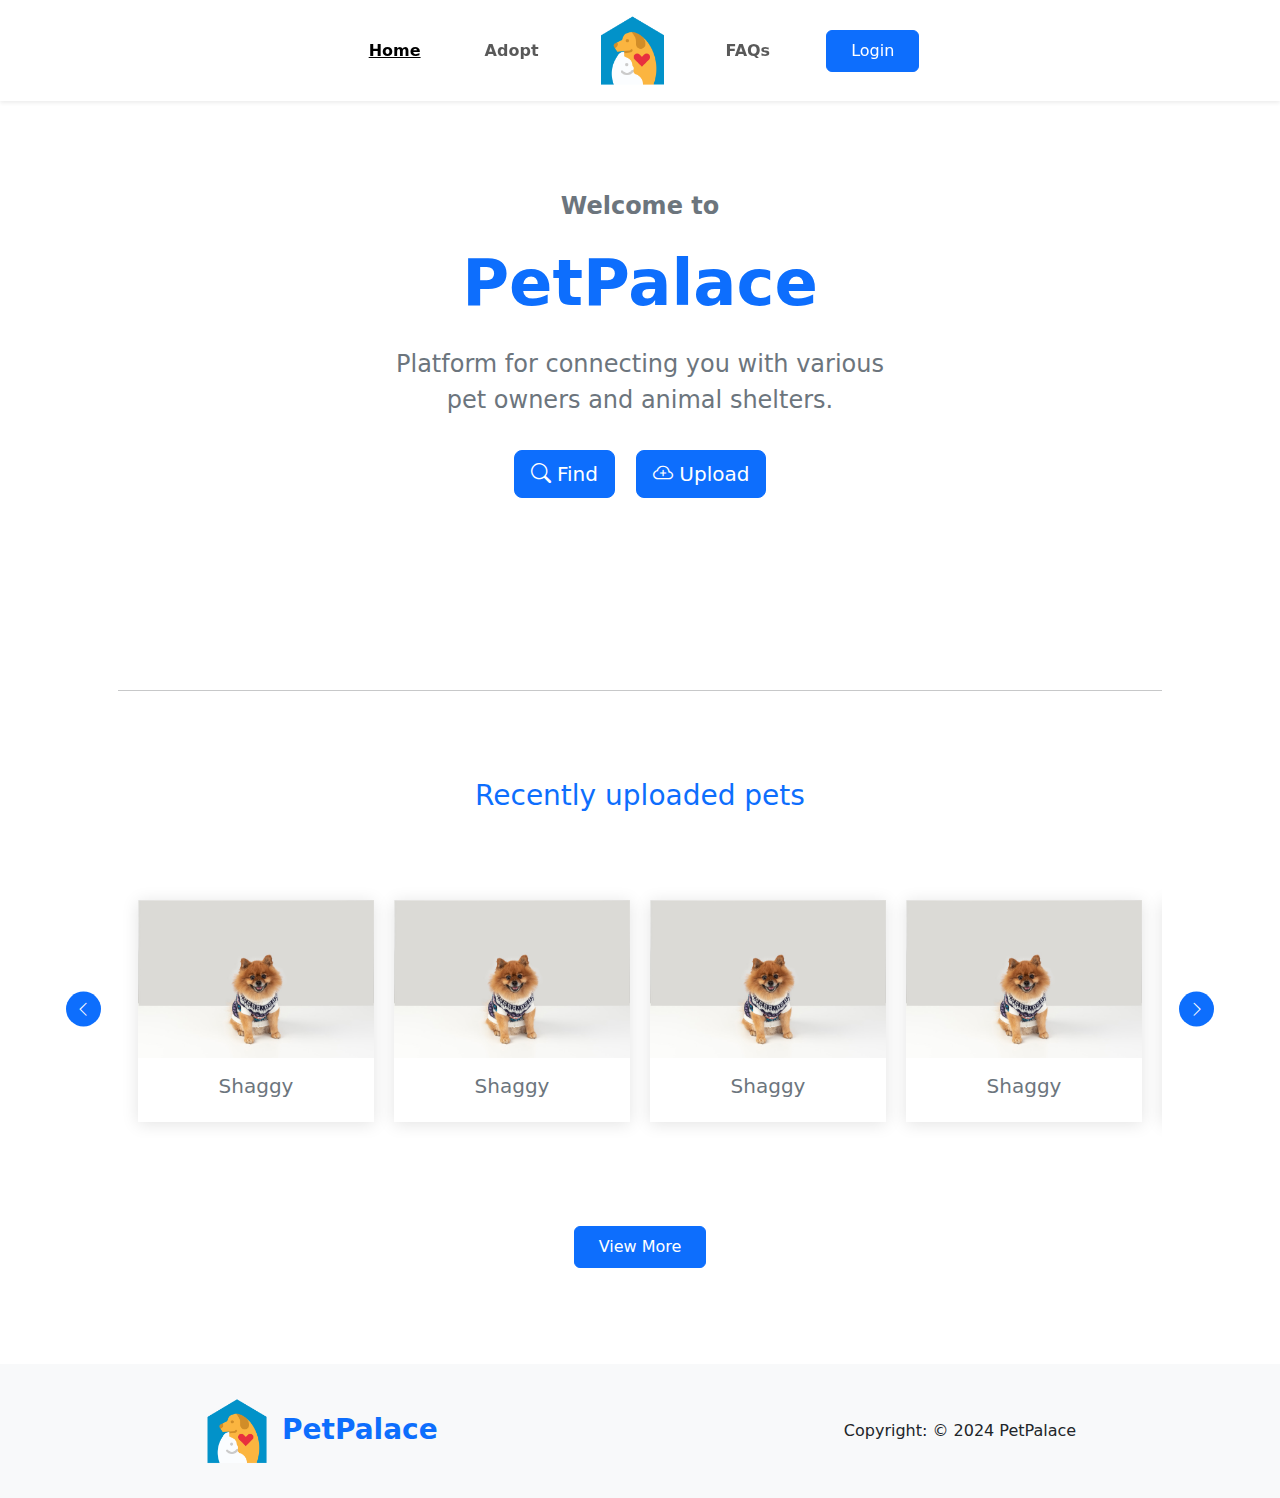
<file: index.html>
<!doctype html>
<html lang="en">
<head>
    <meta charset="utf-8">
    <meta name="viewport" content="width=device-width, initial-scale=1">
    <title>PetPalace</title>
    <link href="https://cdn.jsdelivr.net/npm/bootstrap@5.3.3/dist/css/bootstrap.min.css" rel="stylesheet" integrity="sha384-QWTKZyjpPEjISv5WaRU9OFeRpok6YctnYmDr5pNlyT2bRjXh0JMhjY6hW+ALEwIH" crossorigin="anonymous">
    <link rel="stylesheet" href="https://cdn.jsdelivr.net/npm/bootstrap-icons@1.11.3/font/bootstrap-icons.min.css">
    <link rel="stylesheet" href="js/OwlCarousel2-2.3.4/dist/assets/owl.carousel.min.css" />
    <link rel="stylesheet" href="css/style.css">
</head>
<body class="pt-5">

<header>
    <!--Navbar Starts-->
    <nav class="navbar navbar-expand-lg bg-white shadow-sm fixed-top">
        <div class="container-fluid">
            <a class="navbar-brand d-lg-none" href="#">
                <img src="assets/images/logo.png" alt="Logo" width="70" height="70">
                PetPalace
            </a>
            <button class="navbar-toggler" type="button" data-bs-toggle="collapse" data-bs-target="#navbarSupportedContent" aria-controls="navbarSupportedContent" aria-expanded="false" aria-label="Toggle navigation">
                <span class="navbar-toggler-icon"></span>
            </button>
            <div class="collapse navbar-collapse " id="navbarSupportedContent">
                <ul class="navbar-nav col justify-content-lg-center align-items-center column-gap-5">
                    <li class="nav-item">
                        <a class="nav-link active" aria-current="page" href="index.html"> Home</a>
                    </li>
                    <li class="nav-item">
                        <a class="nav-link" href="browse.html">Adopt</a>
                    </li>
                    <li>
                        <a class="navbar-brand me-0 d-none d-lg-block" href="#"><img src="assets/images/logo.png" alt="Logo" width="75" height="75"></a>
                    </li>
                    <li class="nav-item">
                        <a class="nav-link" href="#">FAQs</a>
                    </li>
                    <li class="nav-item" data-bs-toggle="modal" data-bs-target="#loginModal">
                        <button class="btn btn-primary px-4 py-2">Login</button>
                    </li>
                </ul>
            </div>
        </div>
    </nav>


    <!-- All Modals Here -->
    <!--Login Modal-->
    <div class="modal fade" id="loginModal" tabindex="-1" aria-labelledby="loginModalLabel" aria-hidden="true">
        <div class="modal-dialog">
            <div class="modal-content">
                <div class="pt-3 pe-3 text-end">
                    <button type="button" class="btn-close" data-bs-dismiss="modal" aria-label="Close"></button>
                </div>
                <div class="modal-body">
                    <div class="text-center">
                        <img src="assets/images/logo.png" width="75" height="75">
                    </div>
                    <div class="row justify-content-center mt-3">
                        <div class="col-12 col-md-10 text-start">
                            <h3>Please Sign In</h3>
                            <p>New here? <a href="#" data-bs-toggle="modal" data-bs-target="#createAccountModal">Create New Account.</a></p>
                            <div class="form-floating mt-4">
                                <input type="email" class="form-control rounded-0 rounded-top" id="txt_login_email" placeholder="name@example.com">
                                <label for="txt_login_email">Email address</label>
                            </div>
                            <div class="form-floating">
                                <input type="password" class="form-control rounded-0 rounded-bottom" id="txt_login_password" placeholder="Password">
                                <label for="txt_login_password">Password</label>
                            </div>
                            <div class="form-check text-start my-3">
                                <input class="form-check-input" type="checkbox" value="remember-me" id="txt_login_remember">
                                <label class="form-check-label" for="txt_login_remember">
                                    Remember me
                                </label>
                            </div>
                            <button class="btn btn-primary w-100 py-2" type="submit">Sign in</button>
                            <div class="text-center mt-3 mb-4">
                                <a href="#" class="text-secondary" data-bs-toggle="modal" data-bs-target="#passwordModal">Forgot Password?</a>
                            </div>
                        </div>
                    </div>

                </div>
            </div>
        </div>
    </div>

    <!--Sign Up Modal-->
    <div class="modal fade" id="createAccountModal" tabindex="-1" aria-labelledby="createAccountModalLabel" aria-hidden="true">
        <div class="modal-dialog">
            <div class="modal-content">
                <div class="pt-2 ">
                    <i class="bi bi-arrow-left-short fs-1 p-2" data-bs-toggle="modal" data-bs-target="#loginModal"></i>
                </div>
                <div class="modal-body">
                    <div class="text-center">
                        <img src="assets/images/logo.png" width="75" height="75">
                    </div>
                    <div class="row justify-content-center mt-3">
                        <div class="col-12 col-md-10 text-center text-dark-emphasis">
                            <p class="mb-0">Please fill all the details to</p>
                            <h2>Create Account</h2>
                            <div class="form-floating mb-3 mt-4">
                                <input type="email" class="form-control" id="txt_create_name" placeholder="name@example.com">
                                <label for="txt_create_name">Full Name</label>
                            </div>
                            <div class="form-floating mb-3">
                                <input type="email" class="form-control" id="txt_create_email" placeholder="name@example.com">
                                <label for="txt_create_email">Email address</label>
                            </div>
                            <div class="form-floating mb-3">
                                <input type="password" class="form-control" id="txt_create_password" placeholder="Password">
                                <label for="txt_create_password">Password</label>
                            </div>
                            <div class="form-floating mb-3">
                                <input type="password" class="form-control" id="txt_create_confirm_password" placeholder="Password">
                                <label for="txt_create_confirm_password">Confirm Password</label>
                            </div>
                            <div class="text-start">
                                <p>By continuing, you agree to PetPalace's <a href="#">Terms of Use</a> & <a href="#">Privacy policy</a></p>
                            </div>
                            <button class="btn btn-primary w-100 py-2 mb-4" type="submit">Sign in</button>
                        </div>
                    </div>

                </div>
            </div>
        </div>
    </div>

    <!--Reset Password-->
    <div class="modal fade" id="passwordModal" tabindex="-1" aria-labelledby="passwordModalLabel" aria-hidden="true">
        <div class="modal-dialog">
            <div class="modal-content">
                <div class="pt-3 pe-3 text-end">
                    <button type="button" class="btn-close" data-bs-dismiss="modal" aria-label="Close"></button>
                </div>
                <div class="modal-body">
                    <div class="row justify-content-center">
                        <div class="col-12 col-md-10 text-start">
                            <h3>Reset Password</h3>
                            <small>Forgot your password? No worries, enter your account email to send password reset link through the email.</small>
                            <div class="form-floating mt-4">
                                <input type="email" class="form-control" id="txt_reset_email" placeholder="name@example.com">
                                <label for="txt_login_email">Email address</label>
                            </div>
                            <button class="btn btn-primary w-100 py-2 my-4" type="submit">Send Link</button>
                        </div>
                    </div>
                </div>
            </div>
        </div>
    </div>

    <!--Inquiry Modal -->
    <div class="modal fade" id="inquiryModal" tabindex="-1" aria-labelledby="inquiryModalLabel" aria-hidden="true">
        <div class="modal-dialog">
            <div class="modal-content">
                <div class="pt-3 pe-3 text-end">
                    <button type="button" class="btn-close" data-bs-dismiss="modal" aria-label="Close"></button>
                </div>
                <div class="modal-body">
                    <div class="row justify-content-center">
                        <div class="col-12 col-md-10 text-start">
                            <h3>Submit Your Inquiry</h3>
                            <small>Let the pet owner/animal shelter know about your interest through inquiry.</small>

                            <div class="form-floating mt-4">
                                <input type="email" class="form-control" id="txt_inquiry_name" placeholder="name@example.com">
                                <label for="txt_login_email">Your name</label>
                            </div>

                            <div class="form-floating mt-2">
                                <input type="email" class="form-control" id="txt_inquiry_phone" placeholder="name@example.com">
                                <label for="txt_inquiry_phone">Phone number</label>
                            </div>

                            <div class="form-floating mt-2">
                                <input type="email" class="form-control" id="txt_inquiry_email" placeholder="name@example.com">
                                <label for="txt_inquiry_email">Address (Optional)</label>
                            </div>

                            <div class="form-floating mt-2">
                                <textarea type="email" class="form-control" id="txt_inquiry_address" placeholder="name@example.com" style="height: 100px"></textarea>
                                <label for="txt_inquiry_address">Your Inquiry</label>
                            </div>
                            <button class="btn btn-primary w-100 py-2 my-4" type="submit">Submit</button>
                        </div>
                    </div>
                </div>
            </div>
        </div>
    </div>

    <!--Pet Modal -->
    <div class="modal fade" id="petModal" tabindex="-1" aria-labelledby="petModalLabel" aria-hidden="true">
        <div class="modal-dialog modal-lg">
            <div class="modal-content">
                <div class="pt-3 pe-3 text-end">
                    <button type="button" class="btn-close" data-bs-dismiss="modal" aria-label="Close"></button>
                </div>
                <div class="modal-body">
                    <div class="row justify-content-center">

                        <div class="col-12 col-md-11 text-start">
                            <h2>Upload</h2>
                            <small>Fill all the pet informations</small>

                            <div class="row row-cols-1 row-cols-md-2 mt-2">
                                <div class="col form-floating mt-3">
                                    <input type="email" class="form-control" id="txt_inquiry_name" placeholder="name@example.com">
                                    <label for="txt_login_email" class="ms-2">Pet name</label>
                                </div>

                                <div class="col form-floating mt-3">
                                    <select class="form-select" id="floatingSelect" aria-label="Floating label select example">
                                        <option selected>Select Type</option>
                                        <option value="Birds">Birds</option>
                                        <option value="Cats">Cats</option>
                                        <option value="Dogs">Dogs</option>
                                        <option value="Exotic Pets">Exotic Pets</option>
                                        <option value="Guinea Pigs">Guinea Pigs</option>
                                        <option value="Horses">Horses</option>
                                        <option value="Others">Others</option>
                                        <option value="Rabbits">Rabbits</option>
                                        <option value="Reptiles">Reptiles</option>
                                        <option value="Small & Furry Pets">Small & Furry Pets</option>
                                    </select>
                                    <label for="floatingSelect" class="ms-2">Type</label>
                                </div>

                                <!--TODO: For chips: https://codepen.io/iMaeGoo/pen/qwOjpB-->

                                <div class="col form-floating mt-3">
                                    <input type="email" class="form-control" id="txt_inquiry_email" placeholder="name@example.com">
                                    <label for="txt_inquiry_email" class="ms-2">Color</label>
                                </div>

                                <div class="col form-floating mt-3">
                                    <select class="form-select" id="floatingSelect" aria-label="Floating label select example">
                                        <option selected>Select Size</option>
                                        <option value="Birds">Small</option>
                                        <option value="Cats">Medium</option>
                                        <option value="Dogs">Large</option>
                                    </select>
                                    <label for="floatingSelect" class="ms-2">Type</label>
                                </div>
                            </div>

                            <div class="col mt-3">
                                <label for="formFileMultiple" class="form-label">Attach multiple images</label>
                                <input class="form-control" type="file" id="formFileMultiple" multiple>
                            </div>

                            <div class="form-floating mt-3">
                                <input type="email" class="form-control" id="txt_inquiry_email" placeholder="name@example.com">
                                <label for="txt_inquiry_email">Address</label>
                            </div>

                            <div class="form-floating mt-3">
                                <textarea type="email" class="form-control" id="txt_inquiry_address" placeholder="name@example.com" style="height: 200px"></textarea>
                                <label for="txt_inquiry_address">Description</label>
                            </div>


                            <button class="btn btn-primary w-100 py-2 my-4" type="submit">Submit</button>

                        </div>
                    </div>
                </div>
            </div>
        </div>
    </div>


</header>


<main class="pt-5 mt-5">
    <div class="container px-5 text-center">
        <h4 class="text-secondary fw-bold pt-lg-5">Welcome to</h4>
        <h1 class="text-primary display-3 fw-bold pt-3">PetPalace</h1>
        <p class="text-secondary fs-4 pt-3">Platform for connecting you with various<br>pet owners and animal shelters.</p>
        <div class="pt-3">
            <a href="browse.html" class="btn btn-primary btn-lg me-2"><i class="bi bi-search"></i> Find</a>
            <button class="btn btn-primary btn-lg ms-2" data-bs-toggle="modal" data-bs-target="#petModal"><i class="bi bi-cloud-plus"></i> Upload</button>
        </div>

        <hr style="margin-top: 12rem;">
        <br><br>

        <h3 class="text-primary py-4">Recently uploaded pets</h3>

        <div class="owl-carousel owl-theme mt-5 mb-3">
            <a href="view.html" class="d-block text-decoration-none item item-card">
                <div class="img-container">
                    <img src="assets/images/dog.png" >
                </div>
                <div class="bg-white p-3">
                    <h5 class="text-secondary">Shaggy</h5>
                </div>
            </a>
            <a href="view.html" class="d-block text-decoration-none item item-card">
                <div class="img-container">
                    <img src="assets/images/dog.png" >
                </div>
                <div class="bg-white p-3">
                    <h5 class="text-secondary">Shaggy</h5>
                </div>
            </a>
            <a href="view.html" class="d-block text-decoration-none item item-card">
                <div class="img-container">
                    <img src="assets/images/dog.png" >
                </div>
                <div class="bg-white p-3">
                    <h5 class="text-secondary">Shaggy</h5>
                </div>
            </a>
            <a href="view.html" class="d-block text-decoration-none item item-card">
                <div class="img-container">
                    <img src="assets/images/dog.png" >
                </div>
                <div class="bg-white p-3">
                    <h5 class="text-secondary">Shaggy</h5>
                </div>
            </a>
            <a href="view.html" class="d-block text-decoration-none item item-card">
                <div class="img-container">
                    <img src="assets/images/dog.png" >
                </div>
                <div class="bg-white p-3">
                    <h5 class="text-secondary">Shaggy</h5>
                </div>
            </a>
        </div>

        <button class="btn btn-primary px-4 py-2 my-5">View More</button>
    </div>
</main>

<footer class="bg-body-tertiary mt-5 py-3 text-center">
    <div class="row row-cols-1 row-cols-md-2 m-0 align-items-center">
        <div class="col">
            <h3 class="text-primary fw-bold m-3">
                <img src="assets/images/logo.png" alt="Logo" width="70" height="70">
                PetPalace
            </h3>
        </div>
        <div class="col">
            <p class="m-3">Copyright: &copy; 2024 PetPalace</p>
        </div>
    </div>
</footer>

<script src="https://cdn.jsdelivr.net/npm/bootstrap@5.3.3/dist/js/bootstrap.bundle.min.js" integrity="sha384-YvpcrYf0tY3lHB60NNkmXc5s9fDVZLESaAA55NDzOxhy9GkcIdslK1eN7N6jIeHz" crossorigin="anonymous"></script>
<script src="https://ajax.googleapis.com/ajax/libs/jquery/3.7.1/jquery.min.js"></script>
<script src="js/OwlCarousel2-2.3.4/dist/owl.carousel.min.js"></script>
<script src="js/script.js"></script>
</body>
</html>
</file>
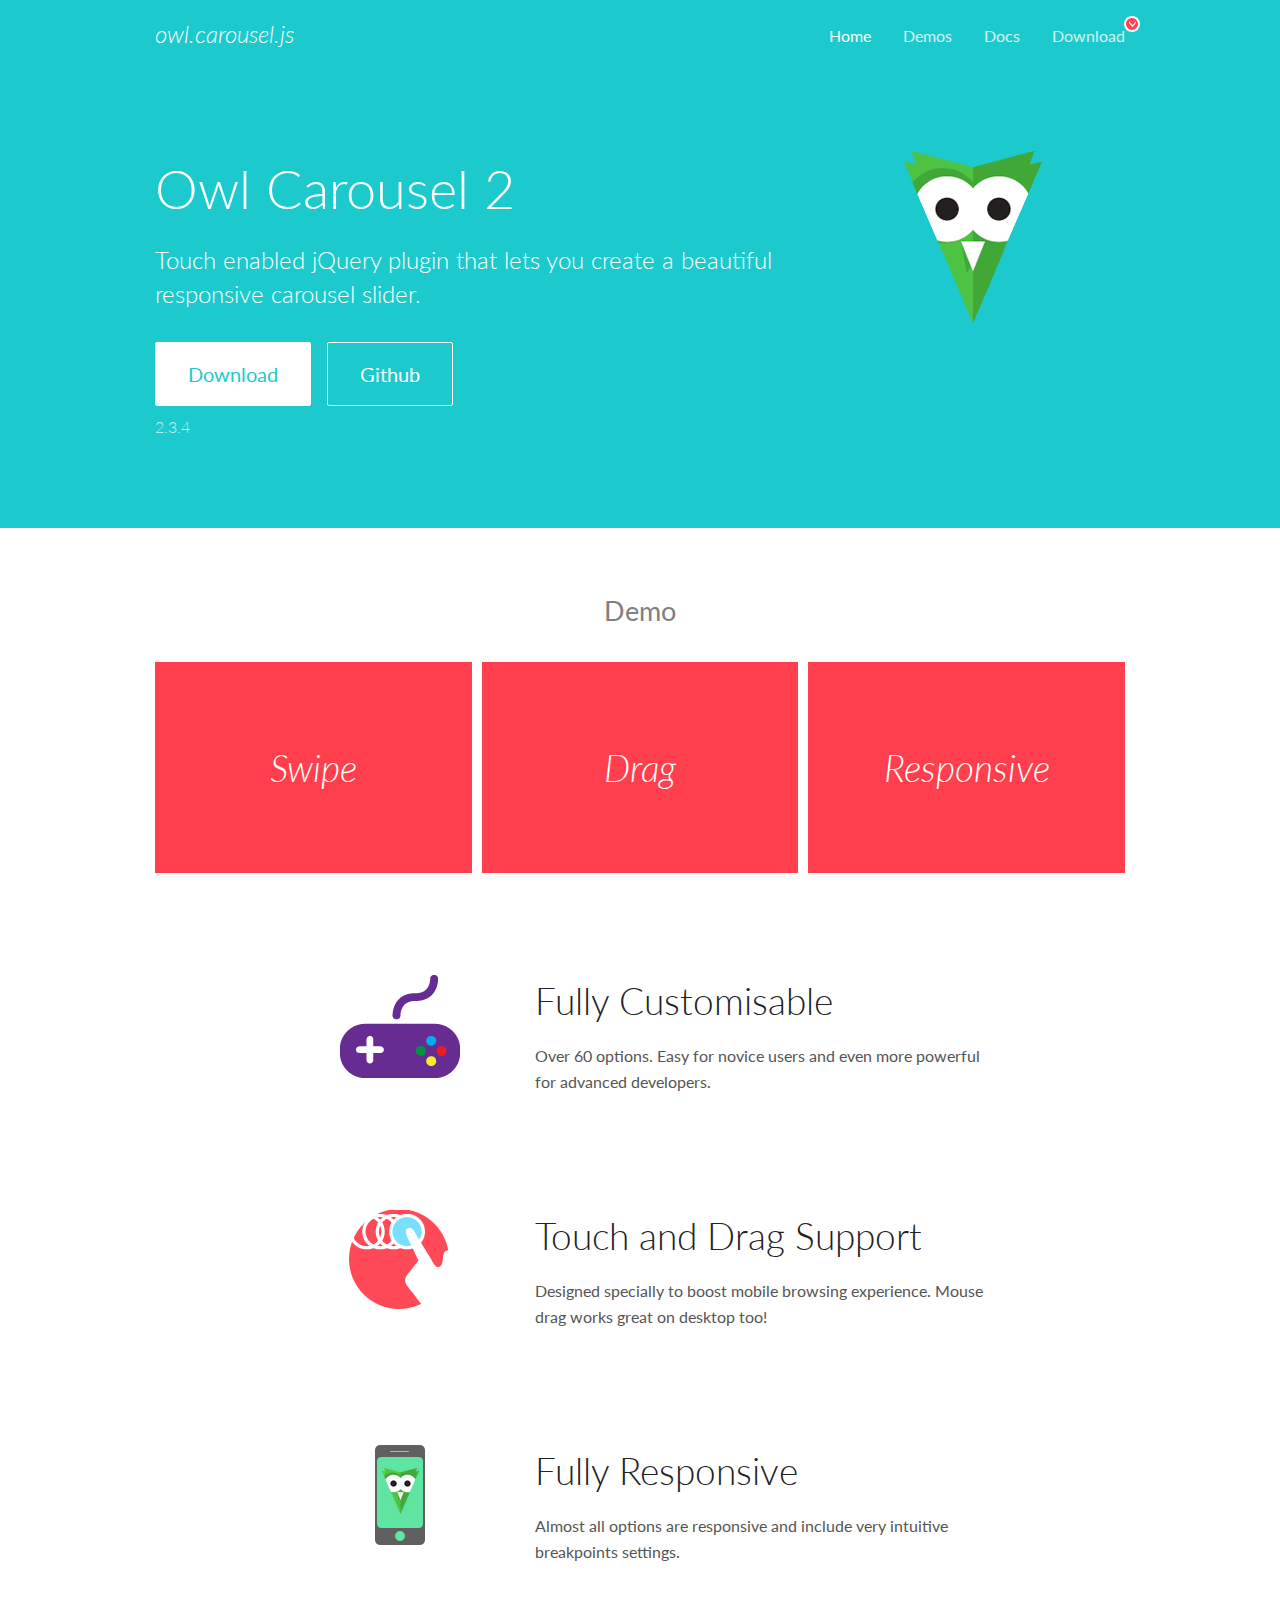
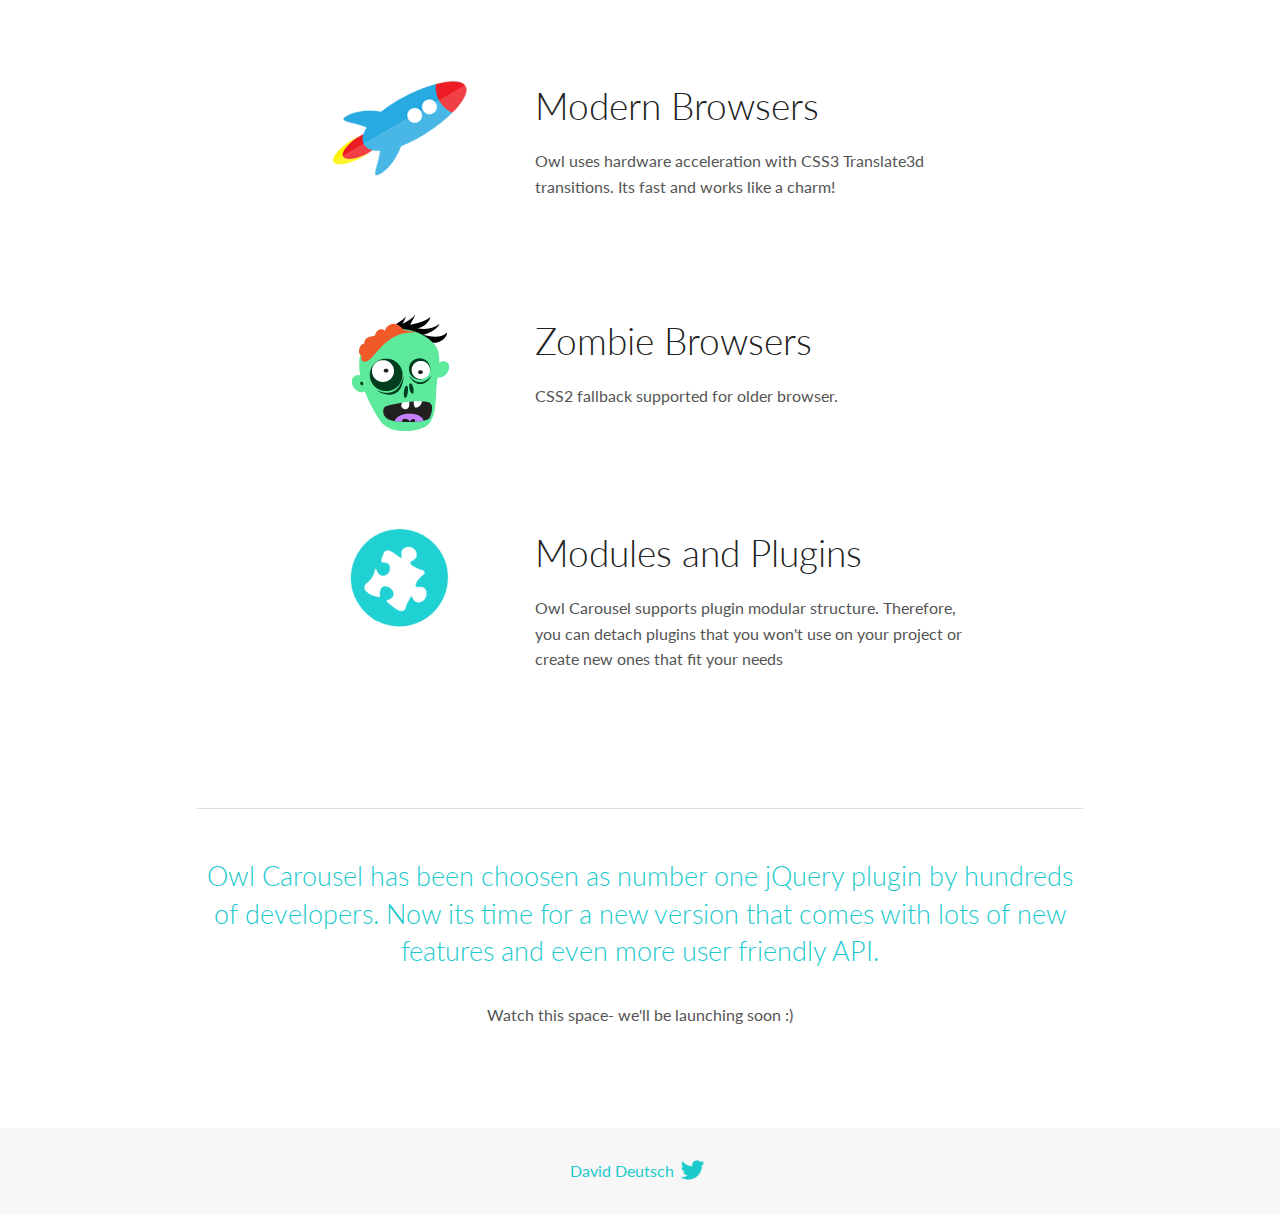
<file: js/OwlCarousel2-2.3.4/docs/index.html>
<!DOCTYPE html>
<html lang="en">
  <head>

    <!-- head -->
    <meta charset="utf-8">
    <meta name="msapplication-tap-highlight" content="no" />
    <meta name="viewport" content="width=device-width, initial-scale=1.0" />
    <meta name="description" content="Touch enabled jQuery plugin that lets you create beautiful responsive carousel slider.">
    <meta name="author" content="David Deutsch">
    <title>
      Home | Owl Carousel | 2.3.4
    </title>

    <!-- Stylesheets -->
    <link href='https://fonts.googleapis.com/css?family=Lato:300,400,700,400italic,300italic' rel='stylesheet' type='text/css'>
    <link rel="stylesheet" href="assets/css/docs.theme.min.css">

    <!-- Owl Stylesheets -->
    <link rel="stylesheet" href="assets/owlcarousel/assets/owl.carousel.min.css">
    <link rel="stylesheet" href="assets/owlcarousel/assets/owl.theme.default.min.css">

    <!-- HTML5 shim and Respond.js IE8 support of HTML5 elements and media queries -->

    <!--[if lt IE 9]>
      <script src="https://oss.maxcdn.com/libs/html5shiv/3.7.0/html5shiv.js"></script>
      <script src="https://oss.maxcdn.com/libs/respond.js/1.3.0/respond.min.js"></script>
    <![endif]-->

    <!-- Favicons -->
    <link rel="apple-touch-icon-precomposed" sizes="144x144" href="assets/ico/apple-touch-icon-144-precomposed.png">
    <link rel="shortcut icon" href="assets/ico/favicon.png">
    <link rel="shortcut icon" href="favicon.ico">

    <!-- Yeah i know js should not be in header. Its required for demos.-->

    <!-- javascript -->
    <script src="assets/vendors/jquery.min.js"></script>
    <script src="assets/owlcarousel/owl.carousel.js"></script>
  </head>
  <body>

    <!-- header -->
    <header class="header">
      <div class="row">
        <div class="large-12 columns">
          <div class="brand left">
            <h3>
              <a href="/OwlCarousel2/">owl.carousel.js</a> 
            </h3>
          </div>
          <a id="toggle-nav" class="right">
            <span></span> <span></span> <span></span> 
          </a> 
          <div class="nav-bar">
            <ul class="clearfix">
              <li class="active">
                <a href="/OwlCarousel2/index.html">Home</a> 
              </li>
              <li> <a href="/OwlCarousel2/demos/demos.html">Demos</a>  </li>
              <li> <a href="/OwlCarousel2/docs/started-welcome.html">Docs</a>  </li>
              <li>
                <a href="https://github.com/OwlCarousel2/OwlCarousel2/archive/2.3.4.zip">Download</a> 
                <span class="download"></span> 
              </li>
            </ul>
          </div>
        </div>
      </div>
    </header>

    <!-- home panel -->
    <section id="hero">
      <div class="row">
        <div class="large-8 medium-8 columns">
          <h1>Owl Carousel 2</h1>
          <h4>Touch enabled jQuery plugin that lets you create a beautiful responsive carousel slider.</h4>
          <a href="https://github.com/OwlCarousel2/OwlCarousel2/archive/2.3.4.zip" class="hero-button">Download</a> 
          <a href="https://github.com/OwlCarousel2/OwlCarousel2" class="hero-button outline">Github</a> 
          <p>2.3.4</p>
        </div>
        <div class="large-4 medium-4 columns">
          <img class="owl-logo" src="assets/img/owl-logo.png" alt="mr. Owl">
        </div>
      </div>
    </section>

    <!-- body -->
    <div class="home-demo">
      <div class="row">
        <div class="large-12 columns">
          <h3>Demo</h3>
          <div class="owl-carousel">
            <div class="item">
              <h2>Swipe</h2>
            </div>
            <div class="item">
              <h2>Drag</h2>
            </div>
            <div class="item">
              <h2>Responsive</h2>
            </div>
            <div class="item">
              <h2>CSS3</h2>
            </div>
            <div class="item">
              <h2>Fast</h2>
            </div>
            <div class="item">
              <h2>Easy</h2>
            </div>
            <div class="item">
              <h2>Free</h2>
            </div>
            <div class="item">
              <h2>Upgradable</h2>
            </div>
            <div class="item">
              <h2>Tons of options</h2>
            </div>
            <div class="item">
              <h2>Infinity</h2>
            </div>
            <div class="item">
              <h2>Auto Width</h2>
            </div>
          </div>
        </div>
      </div>
    </div>
    <script>
      var owl = $('.owl-carousel');
      owl.owlCarousel({
        margin: 10,
        loop: true,
        responsive: {
          0: {
            items: 1
          },
          600: {
            items: 2
          },
          1000: {
            items: 3
          }
        }
      })
    </script>

    <!-- features -->
    <div id="features">
      <div class="row">
        <div class="small-12 medium-9 small-centered columns">
          <section class="row feature">
            <div class="medium-4 small-12 columns">
              <img src="assets/img/feature-options.png" alt="">
            </div>
            <div class="medium-8 small-12 columns">
              <h2>Fully Customisable</h2>
              <p>Over 60 options. Easy for novice users and even more powerful for advanced developers.</p>
            </div>
          </section>
          <section class="row feature">
            <div class="medium-4 small-12 columns">
              <img src="assets/img/feature-drag.png" alt="">
            </div>
            <div class="medium-8 small-12 columns">
              <h2>Touch and Drag Support</h2>
              <p>Designed specially to boost mobile browsing experience. Mouse drag works great on desktop too!</p>
            </div>
          </section>
          <section class="row feature">
            <div class="medium-4 small-12 columns">
              <img src="assets/img/feature-responsive.png" alt="">
            </div>
            <div class="medium-8 small-12 columns">
              <h2>Fully Responsive</h2>
              <p>Almost all options are responsive and include very intuitive breakpoints settings.</p>
            </div>
          </section>
          <section class="row feature">
            <div class="medium-4 small-12 columns">
              <img src="assets/img/feature-modern.png" alt="">
            </div>
            <div class="medium-8 small-12 columns">
              <h2>Modern Browsers</h2>
              <p>Owl uses hardware acceleration with CSS3 Translate3d transitions. Its fast and works like a charm! </p>
            </div>
          </section>
          <section class="row feature">
            <div class="medium-4 small-12 columns">
              <img src="assets/img/feature-zombie.png" alt="">
            </div>
            <div class="medium-8 small-12 columns">
              <h2>Zombie Browsers</h2>
              <p>CSS2 fallback supported for older browser.</p>
            </div>
          </section>
          <section class="row feature">
            <div class="medium-4 small-12 columns">
              <img src="assets/img/feature-module.png" alt="">
            </div>
            <div class="medium-8 small-12 columns">
              <h2>Modules and Plugins</h2>
              <p>Owl Carousel supports plugin modular structure. Therefore, you can detach plugins that you won&#x27;t use on your project or create new ones that fit your needs</p>
            </div>
          </section>
        </div>
      </div>
    </div>

    <!-- footer -->
    <section id="teaser-text">
      <div class="row">
        <div class="small-12 medium-11 small-centered columns">
          <hr>
          <h3 id="owl-carousel-has-been-choosen-as-number-one-jquery-plugin-by-hundreds-of-developers-now-its-time-for-a-new-version-that-comes-with-lots-of-new-features-and-even-more-user-friendly-api-">Owl Carousel has been choosen as number one jQuery plugin by hundreds of developers. Now its time for a new version that comes with lots of new features and even more user friendly API.</h3>
          <p>Watch this space- we&#39;ll be launching soon :)</p>
        </div>
      </div>
    </section>

    <!-- footer -->
    <footer class="footer">
      <div class="row">
        <div class="large-12 columns">
          <h5>
            <a href="/OwlCarousel2/docs/support-contact.html">David Deutsch</a> 
            <a id="custom-tweet-button" href="https://twitter.com/share?url=https://github.com/OwlCarousel2/OwlCarousel2&text=Owl Carousel - This is so awesome! " target="_blank"></a> 
          </h5>
        </div>
      </div>
    </footer>

    <!-- vendors -->
    <script src="assets/vendors/highlight.js"></script>
    <script src="assets/js/app.js"></script>
  </body>
</html>
</file>
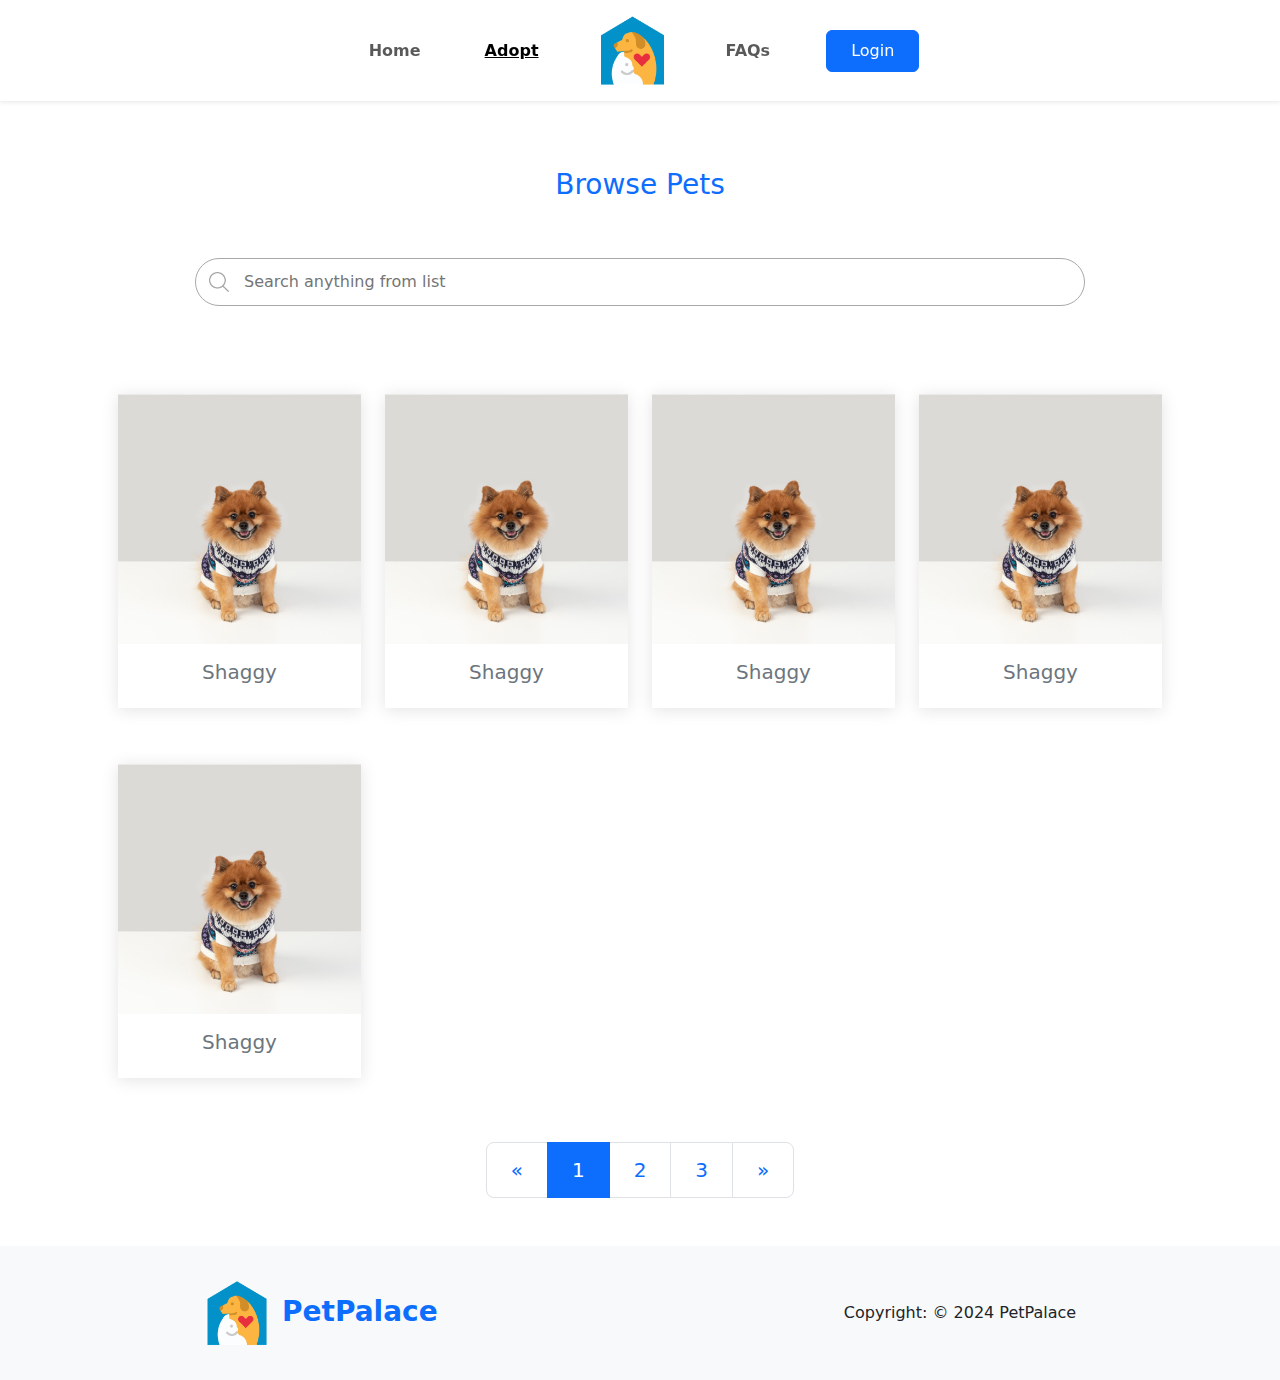
<file: browse.html>
<!doctype html>
<html lang="en">
<head>
    <meta charset="utf-8">
    <meta name="viewport" content="width=device-width, initial-scale=1">
    <title>PetPalace</title>
    <link href="https://cdn.jsdelivr.net/npm/bootstrap@5.3.3/dist/css/bootstrap.min.css" rel="stylesheet" integrity="sha384-QWTKZyjpPEjISv5WaRU9OFeRpok6YctnYmDr5pNlyT2bRjXh0JMhjY6hW+ALEwIH" crossorigin="anonymous">
    <link rel="stylesheet" href="https://cdn.jsdelivr.net/npm/bootstrap-icons@1.11.3/font/bootstrap-icons.min.css">
    <link rel="stylesheet" href="js/OwlCarousel2-2.3.4/dist/assets/owl.carousel.min.css" />
    <link rel="stylesheet" href="css/style.css">
</head>
<body class="pt-5">

<header>
    <!--Navbar Starts-->
    <nav class="navbar navbar-expand-lg bg-white shadow-sm fixed-top">
        <div class="container-fluid">
            <a class="navbar-brand d-lg-none" href="#">
                <img src="assets/images/logo.png" alt="Logo" width="70" height="70">
                PetPalace
            </a>
            <button class="navbar-toggler" type="button" data-bs-toggle="collapse" data-bs-target="#navbarSupportedContent" aria-controls="navbarSupportedContent" aria-expanded="false" aria-label="Toggle navigation">
                <span class="navbar-toggler-icon"></span>
            </button>
            <div class="collapse navbar-collapse " id="navbarSupportedContent">
                <ul class="navbar-nav col justify-content-lg-center align-items-center column-gap-5">
                    <li class="nav-item">
                        <a class="nav-link" href="index.html"> Home</a>
                    </li>
                    <li class="nav-item">
                        <a class="nav-link active" aria-current="page" href="browse.html">Adopt</a>
                    </li>
                    <li>
                        <a class="navbar-brand me-0 d-none d-lg-block" href="#"><img src="assets/images/logo.png" alt="Logo" width="75" height="75"></a>
                    </li>
                    <li class="nav-item">
                        <a class="nav-link" href="#">FAQs</a>
                    </li>
                    <li class="nav-item ">
                        <button class="btn btn-primary px-4 py-2">Login</button>
                    </li>
                </ul>

            </div>
        </div>
    </nav>
</header>


<main class="pt-5 mt-5">
    <div class="container px-5 text-center">

        <h3 class="text-primary pt-lg-4 py-4">Browse Pets</h3>

        <div class="row justify-content-center">
                <input class="col-10 mt-4" type="text" name="query" id="search_box" placeholder="Search anything from list">
        </div>

        <div class="row row-cols-1 row-cols-md-2 row-cols-lg-4 g-4 mt-5 mb-3">
            <a href="view.html" class="d-block text-decoration-none col">
                <div class="item-card">
                    <div class="img-container">
                        <img src="assets/images/dog.png" height="250">
                    </div>
                    <div class="bg-white p-3">
                        <h5 class="text-secondary">Shaggy</h5>
                    </div>
                </div>
            </a>
            <a href="view.html" class="d-block text-decoration-none col">
                <div class="item-card">
                    <div class="img-container">
                        <img src="assets/images/dog.png" height="250">
                    </div>
                    <div class="bg-white p-3">
                        <h5 class="text-secondary">Shaggy</h5>
                    </div>
                </div>
            </a>
            <a href="view.html" class="d-block text-decoration-none col">
                <div class="item-card">
                    <div class="img-container">
                        <img src="assets/images/dog.png" height="250">
                    </div>
                    <div class="bg-white p-3">
                        <h5 class="text-secondary">Shaggy</h5>
                    </div>
                </div>
            </a>
            <a href="view.html" class="d-block text-decoration-none col">
                <div class="item-card">
                    <div class="img-container">
                        <img src="assets/images/dog.png" height="250">
                    </div>
                    <div class="bg-white p-3">
                        <h5 class="text-secondary">Shaggy</h5>
                    </div>
                </div>
            </a>
            <a href="view.html" class="d-block text-decoration-none col">
                <div class="item-card">
                    <div class="img-container">
                        <img src="assets/images/dog.png" height="250">
                    </div>
                    <div class="bg-white p-3">
                        <h5 class="text-secondary">Shaggy</h5>
                    </div>
                </div>
            </a>

        </div>

        <nav aria-label="Page navigation" class="my-5">
            <ul class="pagination pagination-lg justify-content-center">
                <li class="page-item">
                    <a class="page-link" href="#" aria-label="Previous">
                        <span aria-hidden="true">&laquo;</span>
                    </a>
                </li>
                <li class="page-item active"><a class="page-link" href="#">1</a></li>
                <li class="page-item"><a class="page-link" href="#">2</a></li>
                <li class="page-item"><a class="page-link" href="#">3</a></li>
                <li class="page-item">
                    <a class="page-link" href="#" aria-label="Next">
                        <span aria-hidden="true">&raquo;</span>
                    </a>
                </li>
            </ul>
        </nav>
    </div>
</main>

<footer class="bg-body-tertiary mt-5 py-3 text-center">
    <div class="row row-cols-1 row-cols-md-2 m-0 align-items-center">
        <div class="col">
            <h3 class="text-primary fw-bold m-3">
                <img src="assets/images/logo.png" alt="Logo" width="70" height="70">
                PetPalace
            </h3>
        </div>
        <div class="col">
            <p class="m-3">Copyright: &copy; 2024 PetPalace</p>
        </div>
    </div>
</footer>

<script src="https://cdn.jsdelivr.net/npm/bootstrap@5.3.3/dist/js/bootstrap.bundle.min.js" integrity="sha384-YvpcrYf0tY3lHB60NNkmXc5s9fDVZLESaAA55NDzOxhy9GkcIdslK1eN7N6jIeHz" crossorigin="anonymous"></script>
<script src="https://ajax.googleapis.com/ajax/libs/jquery/3.7.1/jquery.min.js"></script>
<script src="js/OwlCarousel2-2.3.4/dist/owl.carousel.min.js"></script>
<script src="js/script.js"></script>
</body>
</html>
</file>
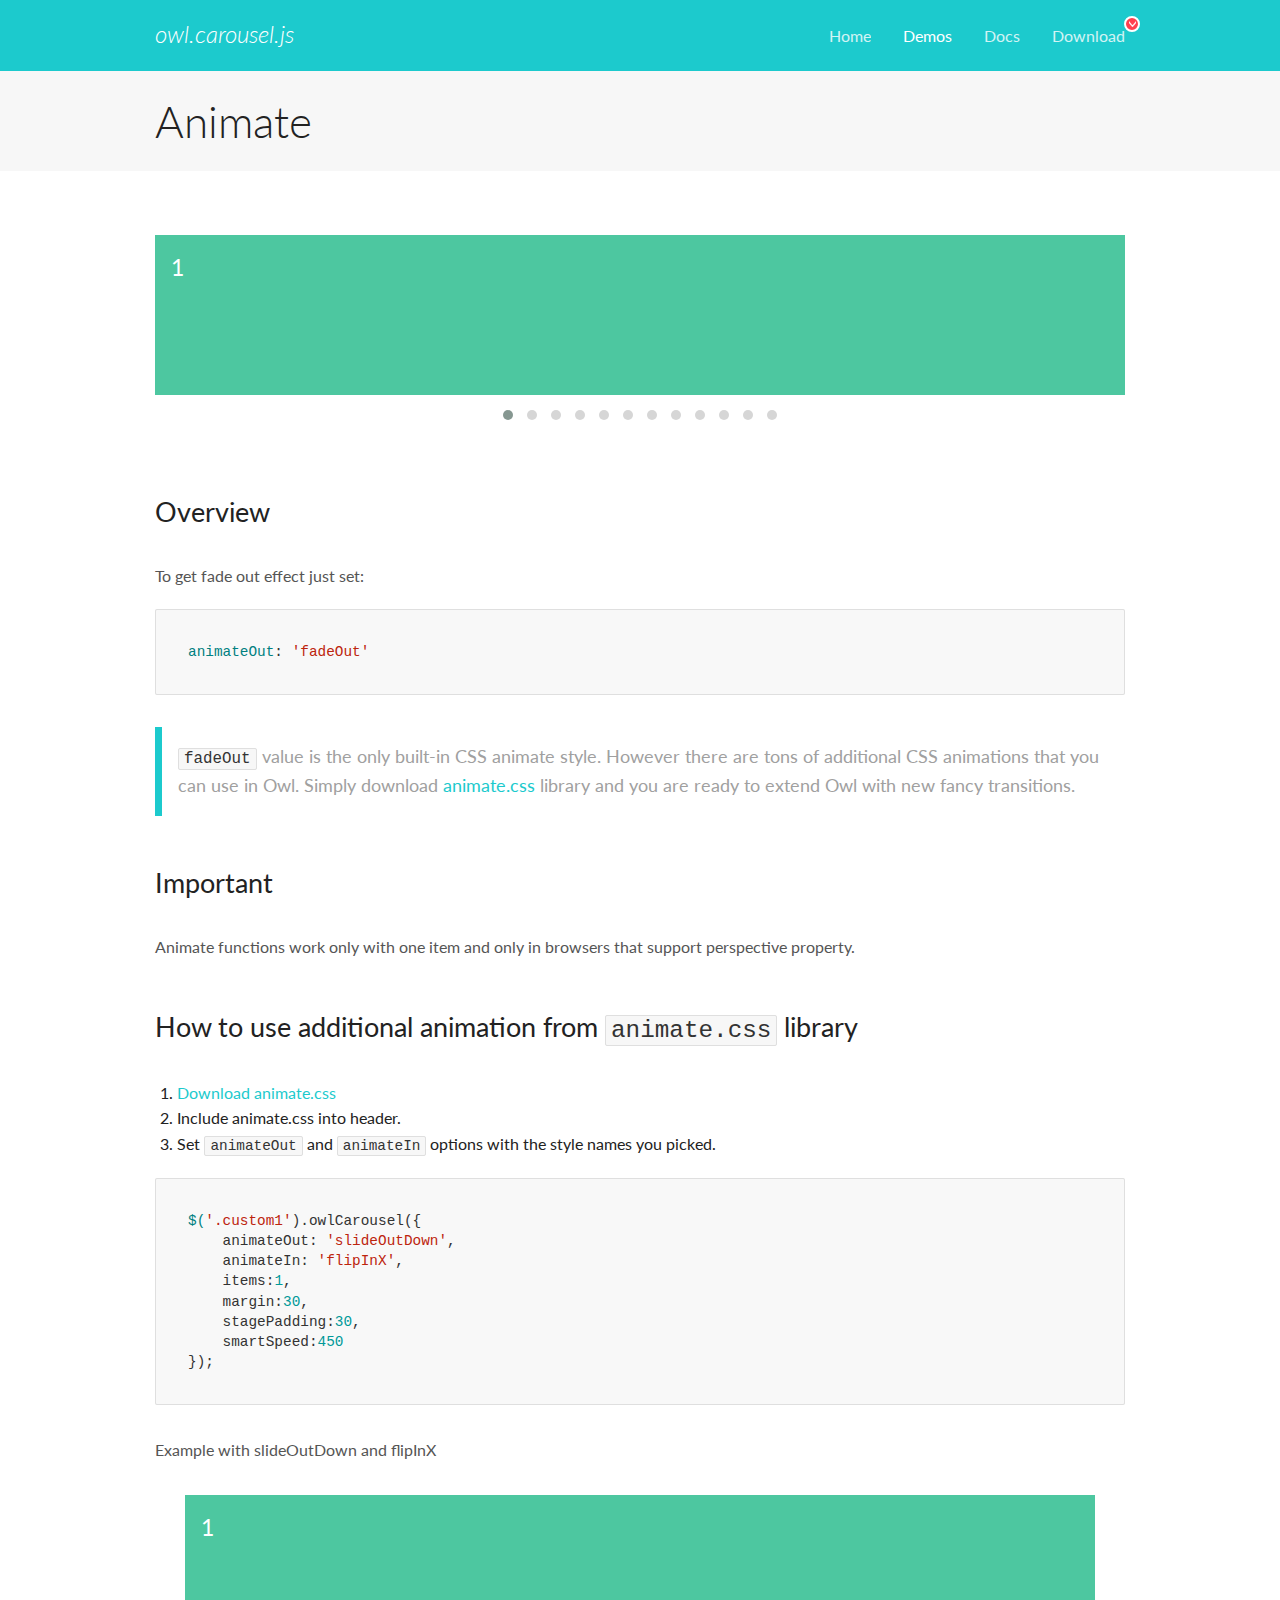
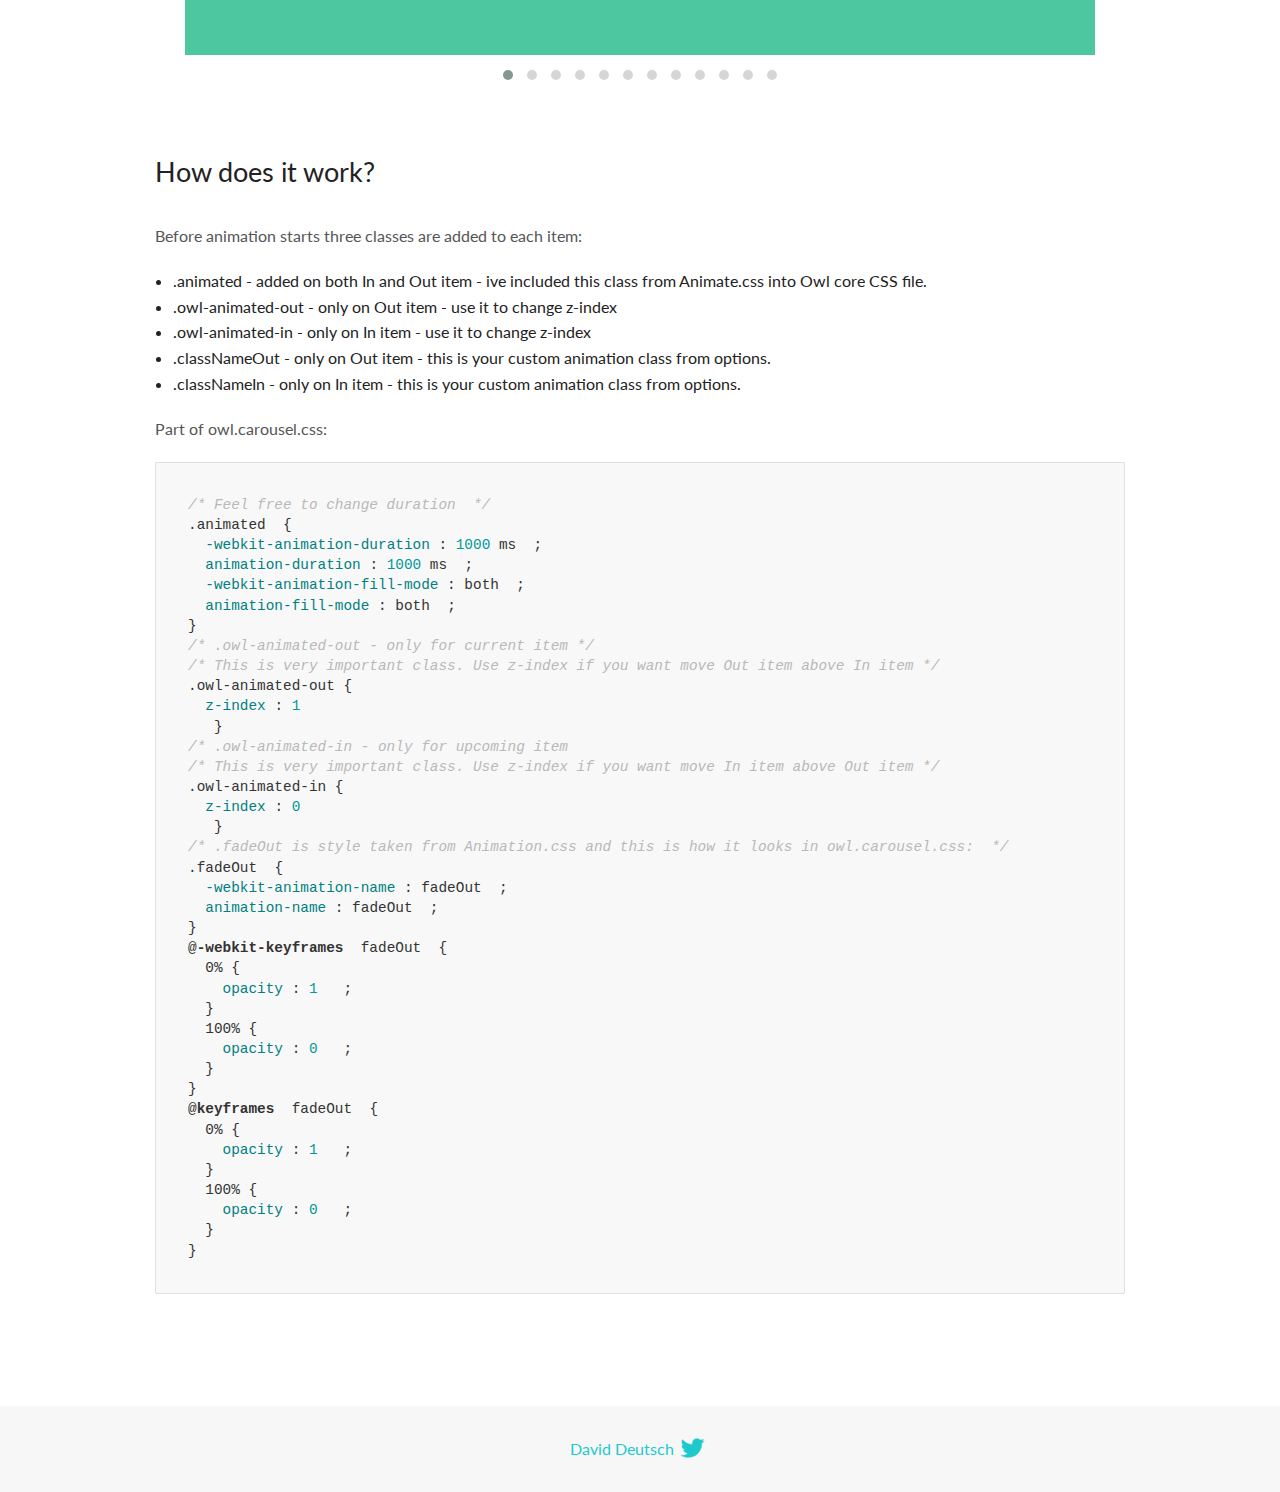
<file: js/OwlCarousel2-2.3.4/docs/demos/animate.html>
<!DOCTYPE html>
<html lang="en">
  <head>

    <!-- head -->
    <meta charset="utf-8">
    <meta name="msapplication-tap-highlight" content="no" />
    <meta name="viewport" content="width=device-width, initial-scale=1.0" />
    <meta name="description" content="Animate carousel">
    <meta name="author" content="David Deutsch">
    <title>
      Animate Demo | Owl Carousel | 2.3.4
    </title>

    <!-- Stylesheets -->
    <link href='https://fonts.googleapis.com/css?family=Lato:300,400,700,400italic,300italic' rel='stylesheet' type='text/css'>
    <link rel="stylesheet" href="../assets/css/docs.theme.min.css">

    <!-- Owl Stylesheets -->
    <link rel="stylesheet" href="../assets/owlcarousel/assets/owl.carousel.min.css">
    <link rel="stylesheet" href="../assets/owlcarousel/assets/owl.theme.default.min.css">

    <!-- HTML5 shim and Respond.js IE8 support of HTML5 elements and media queries -->

    <!--[if lt IE 9]>
      <script src="https://oss.maxcdn.com/libs/html5shiv/3.7.0/html5shiv.js"></script>
      <script src="https://oss.maxcdn.com/libs/respond.js/1.3.0/respond.min.js"></script>
    <![endif]-->

    <!-- Favicons -->
    <link rel="apple-touch-icon-precomposed" sizes="144x144" href="../assets/ico/apple-touch-icon-144-precomposed.png">
    <link rel="shortcut icon" href="../assets/ico/favicon.png">
    <link rel="shortcut icon" href="favicon.ico">

    <!-- Yeah i know js should not be in header. Its required for demos.-->

    <!-- javascript -->
    <script src="../assets/vendors/jquery.min.js"></script>
    <script src="../assets/owlcarousel/owl.carousel.js"></script>
  </head>
  <body>

    <!-- header -->
    <header class="header">
      <div class="row">
        <div class="large-12 columns">
          <div class="brand left">
            <h3>
              <a href="/OwlCarousel2/">owl.carousel.js</a> 
            </h3>
          </div>
          <a id="toggle-nav" class="right">
            <span></span> <span></span> <span></span> 
          </a> 
          <div class="nav-bar">
            <ul class="clearfix">
              <li> <a href="/OwlCarousel2/index.html">Home</a>  </li>
              <li class="active">
                <a href="/OwlCarousel2/demos/demos.html">Demos</a> 
              </li>
              <li> <a href="/OwlCarousel2/docs/started-welcome.html">Docs</a>  </li>
              <li>
                <a href="https://github.com/OwlCarousel2/OwlCarousel2/archive/2.3.4.zip">Download</a> 
                <span class="download"></span> 
              </li>
            </ul>
          </div>
        </div>
      </div>
    </header>

    <!-- title -->
    <section class="title">
      <div class="row">
        <div class="large-12 columns">
          <h1>Animate</h1>
        </div>
      </div>
    </section>

    <!--  Demos -->
    <section id="demos">
      <div class="row">
        <div class="large-12 columns">
          <div class="fadeOut owl-carousel owl-theme">
            <div class="item">
              <h4>1</h4>
            </div>
            <div class="item">
              <h4>2</h4>
            </div>
            <div class="item">
              <h4>3</h4>
            </div>
            <div class="item">
              <h4>4</h4>
            </div>
            <div class="item">
              <h4>5</h4>
            </div>
            <div class="item">
              <h4>6</h4>
            </div>
            <div class="item">
              <h4>7</h4>
            </div>
            <div class="item">
              <h4>8</h4>
            </div>
            <div class="item">
              <h4>9</h4>
            </div>
            <div class="item">
              <h4>10</h4>
            </div>
            <div class="item">
              <h4>11</h4>
            </div>
            <div class="item">
              <h4>12</h4>
            </div>
          </div>
          <h3 id="overview">Overview</h3>
          <p>To get fade out effect just set:</p>
          <pre><code>animateOut: &#39;fadeOut&#39;</code></pre>
          <blockquote>
            <p><code>fadeOut</code> value is the only built-in CSS animate style. However there are tons of additional CSS animations that you can use in Owl. Simply download
              <a href="https://daneden.github.io/animate.css/">animate.css</a>  library and you are ready to extend Owl with new fancy transitions.</p>
          </blockquote>
          <h3 id="important">Important</h3>
          <p>Animate functions work only with one item and only in browsers that support perspective property.</p>
          <h3 id="how-to-use-additional-animation-from-animate-css-library">How to use additional animation from <code>animate.css</code> library</h3>
          <ol>
            <li> <a href="https://daneden.github.io/animate.css/">Download animate.css</a>  </li>
            <li>Include animate.css into header.</li>
            <li>Set <code>animateOut</code> and <code>animateIn</code> options with the style names you picked.</li>
          </ol>
          <pre><code>$(&#39;.custom1&#39;).owlCarousel({
    animateOut: &#39;slideOutDown&#39;,
    animateIn: &#39;flipInX&#39;,
    items:1,
    margin:30,
    stagePadding:30,
    smartSpeed:450
});</code></pre>
          <p>Example with slideOutDown and flipInX</p>
          <div class="custom1 owl-carousel owl-theme">
            <div class="item">
              <h4>1</h4>
            </div>
            <div class="item">
              <h4>2</h4>
            </div>
            <div class="item">
              <h4>3</h4>
            </div>
            <div class="item">
              <h4>4</h4>
            </div>
            <div class="item">
              <h4>5</h4>
            </div>
            <div class="item">
              <h4>6</h4>
            </div>
            <div class="item">
              <h4>7</h4>
            </div>
            <div class="item">
              <h4>8</h4>
            </div>
            <div class="item">
              <h4>9</h4>
            </div>
            <div class="item">
              <h4>10</h4>
            </div>
            <div class="item">
              <h4>11</h4>
            </div>
            <div class="item">
              <h4>12</h4>
            </div>
          </div>
          <h3 id="how-does-it-work-">How does it work?</h3>
          <p>Before animation starts three classes are added to each item:</p>
          <ul>
            <li>.animated - added on both In and Out item - ive included this class from Animate.css into Owl core CSS file.</li>
            <li>.owl-animated-out - only on Out item - use it to change z-index</li>
            <li>.owl-animated-in - only on In item - use it to change z-index</li>
            <li>.classNameOut - only on Out item - this is your custom animation class from options.</li>
            <li>.classNameIn - only on In item - this is your custom animation class from options.</li>
          </ul>
          <p>Part of owl.carousel.css:</p>
          <pre><code class="language-css"><span class="comment">/* Feel free to change duration  */</span> 
<span class="class">.animated</span>  <span class="rules">{
  <span class="rule"><span class="attribute">-webkit-animation-duration</span> :<span class="value"> <span class="number">1000</span> ms</span> </span> ;
  <span class="rule"><span class="attribute">animation-duration</span> :<span class="value"> <span class="number">1000</span> ms</span> </span> ;
  <span class="rule"><span class="attribute">-webkit-animation-fill-mode</span> :<span class="value"> both</span> </span> ;
  <span class="rule"><span class="attribute">animation-fill-mode</span> :<span class="value"> both</span> </span> ;
<span class="rule">}</span> </span> 
<span class="comment">/* .owl-animated-out - only for current item */</span> 
<span class="comment">/* This is very important class. Use z-index if you want move Out item above In item */</span> 
<span class="class">.owl-animated-out</span> <span class="rules">{
  <span class="rule"><span class="attribute">z-index</span> :<span class="value"> <span class="number">1</span> 
</span> </span> </span> }
<span class="comment">/* .owl-animated-in - only for upcoming item
/* This is very important class. Use z-index if you want move In item above Out item */</span> 
<span class="class">.owl-animated-in</span> <span class="rules">{
  <span class="rule"><span class="attribute">z-index</span> :<span class="value"> <span class="number">0</span> 
</span> </span> </span> }
<span class="comment">/* .fadeOut is style taken from Animation.css and this is how it looks in owl.carousel.css:  */</span> 
<span class="class">.fadeOut</span>  <span class="rules">{
  <span class="rule"><span class="attribute">-webkit-animation-name</span> :<span class="value"> fadeOut</span> </span> ;
  <span class="rule"><span class="attribute">animation-name</span> :<span class="value"> fadeOut</span> </span> ;
<span class="rule">}</span> </span> 
<span class="at_rule">@<span class="keyword">-webkit-keyframes</span>  fadeOut </span> {
  0% <span class="rules">{
    <span class="rule"><span class="attribute">opacity</span> :<span class="value"> <span class="number">1</span> </span> </span> ;
  <span class="rule">}</span> </span> 
  100% <span class="rules">{
    <span class="rule"><span class="attribute">opacity</span> :<span class="value"> <span class="number">0</span> </span> </span> ;
  <span class="rule">}</span> </span> 
}
<span class="at_rule">@<span class="keyword">keyframes</span>  fadeOut </span> {
  0% <span class="rules">{
    <span class="rule"><span class="attribute">opacity</span> :<span class="value"> <span class="number">1</span> </span> </span> ;
  <span class="rule">}</span> </span> 
  100% <span class="rules">{
    <span class="rule"><span class="attribute">opacity</span> :<span class="value"> <span class="number">0</span> </span> </span> ;
  <span class="rule">}</span> </span> 
}</code></pre>
          <link rel="stylesheet" href="../assets/css/animate.css">
          <script>
            jQuery(document).ready(function($) {
              $('.fadeOut').owlCarousel({
                items: 1,
                animateOut: 'fadeOut',
                loop: true,
                margin: 10,
              });
              $('.custom1').owlCarousel({
                animateOut: 'slideOutDown',
                animateIn: 'flipInX',
                items: 1,
                margin: 30,
                stagePadding: 30,
                smartSpeed: 450
              });
            });
          </script>
        </div>
      </div>
    </section>

    <!-- footer -->
    <footer class="footer">
      <div class="row">
        <div class="large-12 columns">
          <h5>
            <a href="/OwlCarousel2/docs/support-contact.html">David Deutsch</a> 
            <a id="custom-tweet-button" href="https://twitter.com/share?url=https://github.com/OwlCarousel2/OwlCarousel2&text=Owl Carousel - This is so awesome! " target="_blank"></a> 
          </h5>
        </div>
      </div>
    </footer>

    <!-- vendors -->
    <script src="../assets/vendors/highlight.js"></script>
    <script src="../assets/js/app.js"></script>
  </body>
</html>
</file>
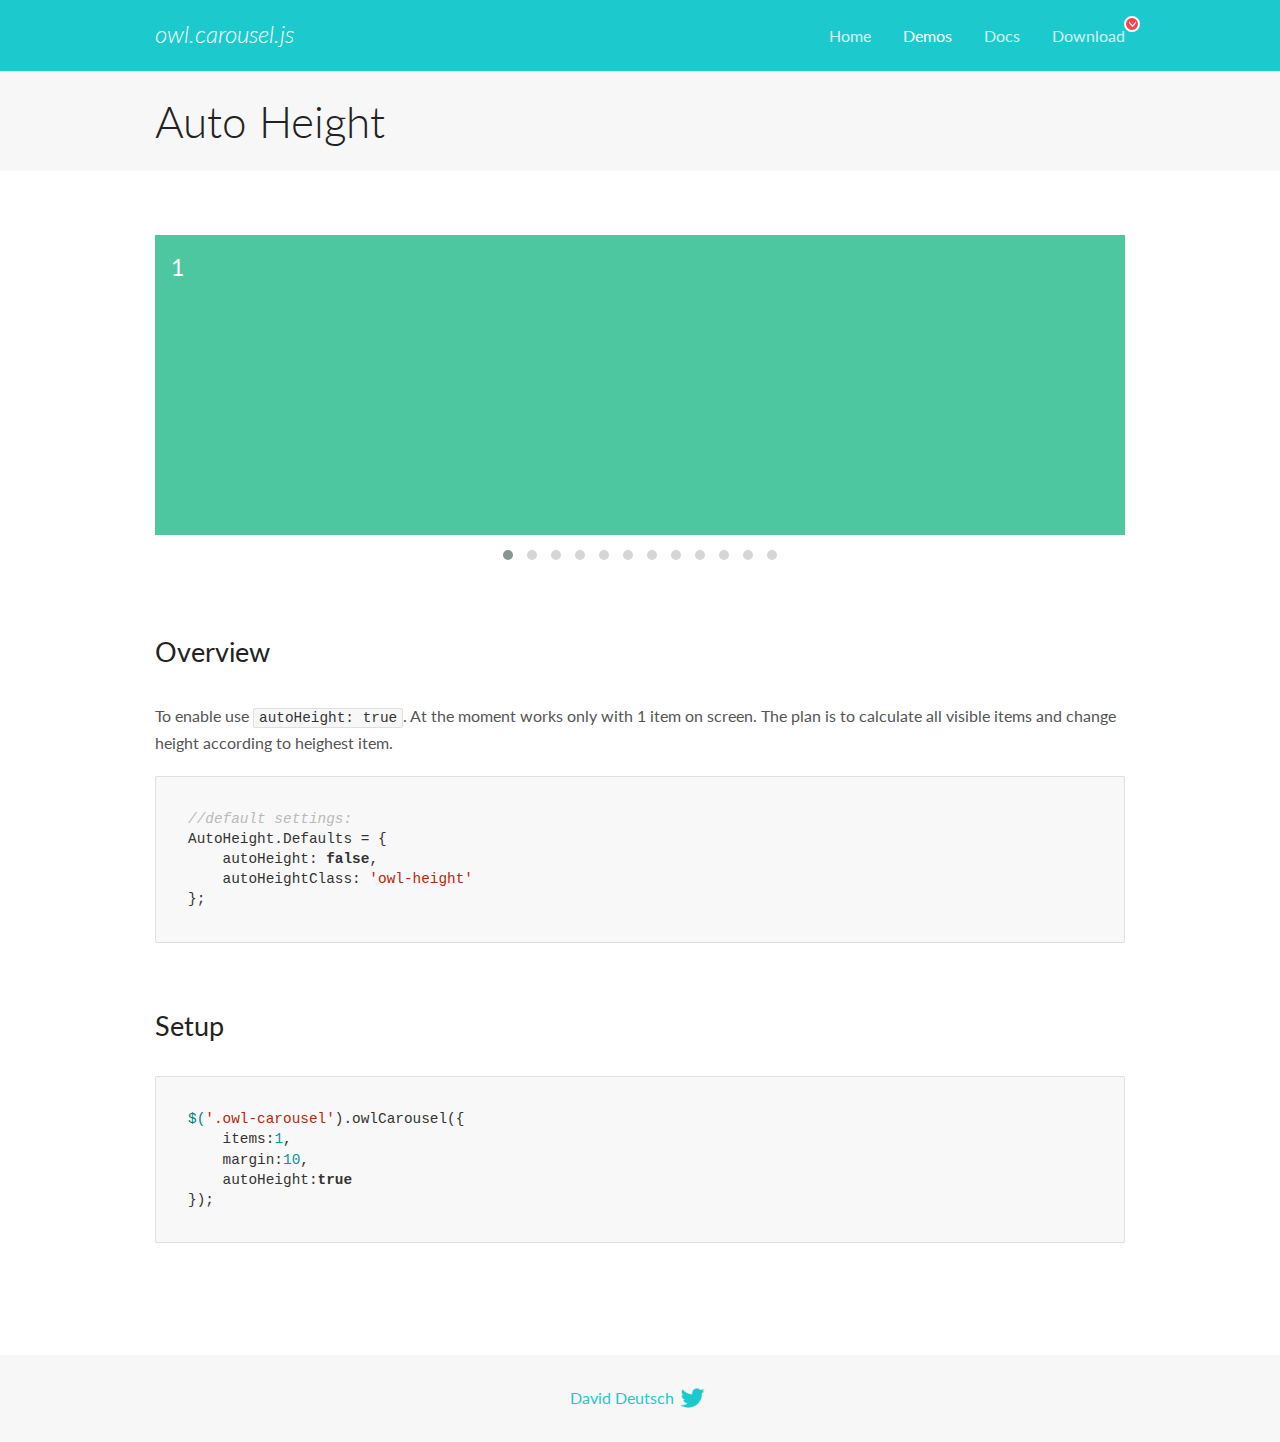
<file: js/OwlCarousel2-2.3.4/docs/demos/autoheight.html>
<!DOCTYPE html>
<html lang="en">
  <head>

    <!-- head -->
    <meta charset="utf-8">
    <meta name="msapplication-tap-highlight" content="no" />
    <meta name="viewport" content="width=device-width, initial-scale=1.0" />
    <meta name="description" content="autoHeight usage demo">
    <meta name="author" content="David Deutsch">
    <title>
      Auto Height Demo | Owl Carousel | 2.3.4
    </title>

    <!-- Stylesheets -->
    <link href='https://fonts.googleapis.com/css?family=Lato:300,400,700,400italic,300italic' rel='stylesheet' type='text/css'>
    <link rel="stylesheet" href="../assets/css/docs.theme.min.css">

    <!-- Owl Stylesheets -->
    <link rel="stylesheet" href="../assets/owlcarousel/assets/owl.carousel.min.css">
    <link rel="stylesheet" href="../assets/owlcarousel/assets/owl.theme.default.min.css">

    <!-- HTML5 shim and Respond.js IE8 support of HTML5 elements and media queries -->

    <!--[if lt IE 9]>
      <script src="https://oss.maxcdn.com/libs/html5shiv/3.7.0/html5shiv.js"></script>
      <script src="https://oss.maxcdn.com/libs/respond.js/1.3.0/respond.min.js"></script>
    <![endif]-->

    <!-- Favicons -->
    <link rel="apple-touch-icon-precomposed" sizes="144x144" href="../assets/ico/apple-touch-icon-144-precomposed.png">
    <link rel="shortcut icon" href="../assets/ico/favicon.png">
    <link rel="shortcut icon" href="favicon.ico">

    <!-- Yeah i know js should not be in header. Its required for demos.-->

    <!-- javascript -->
    <script src="../assets/vendors/jquery.min.js"></script>
    <script src="../assets/owlcarousel/owl.carousel.js"></script>
  </head>
  <body>

    <!-- header -->
    <header class="header">
      <div class="row">
        <div class="large-12 columns">
          <div class="brand left">
            <h3>
              <a href="/OwlCarousel2/">owl.carousel.js</a> 
            </h3>
          </div>
          <a id="toggle-nav" class="right">
            <span></span> <span></span> <span></span> 
          </a> 
          <div class="nav-bar">
            <ul class="clearfix">
              <li> <a href="/OwlCarousel2/index.html">Home</a>  </li>
              <li class="active">
                <a href="/OwlCarousel2/demos/demos.html">Demos</a> 
              </li>
              <li> <a href="/OwlCarousel2/docs/started-welcome.html">Docs</a>  </li>
              <li>
                <a href="https://github.com/OwlCarousel2/OwlCarousel2/archive/2.3.4.zip">Download</a> 
                <span class="download"></span> 
              </li>
            </ul>
          </div>
        </div>
      </div>
    </header>

    <!-- title -->
    <section class="title">
      <div class="row">
        <div class="large-12 columns">
          <h1>Auto Height</h1>
        </div>
      </div>
    </section>

    <!--  Demos -->
    <section id="demos">
      <div class="row">
        <div class="large-12 columns">
          <div class="owl-carousel owl-theme">
            <div class="item" style="height:300px">
              <h4>1</h4>
            </div>
            <div class="item" style="height:100px">
              <h4>2</h4>
            </div>
            <div class="item" style="height:500px">
              <h4>3</h4>
            </div>
            <div class="item" style="height:250px">
              <h4>4</h4>
            </div>
            <div class="item" style="height:400px">
              <h4>5</h4>
            </div>
            <div class="item" style="height:500px">
              <h4>6</h4>
            </div>
            <div class="item" style="height:600px">
              <h4>7</h4>
            </div>
            <div class="item" style="height:400px">
              <h4>8</h4>
            </div>
            <div class="item" style="height:300px">
              <h4>9</h4>
            </div>
            <div class="item" style="height:350px">
              <h4>10</h4>
            </div>
            <div class="item" style="height:200px">
              <h4>11</h4>
            </div>
            <div class="item" style="height:150px">
              <h4>12</h4>
            </div>
          </div>
          <h3 id="overview">Overview</h3>
          <p>To enable use <code>autoHeight: true</code>. At the moment works only with 1 item on screen. The plan is to calculate all visible items and change height according to heighest item.</p>
          <pre><code>//default settings:
AutoHeight.Defaults = {
    autoHeight: false,
    autoHeightClass: &#39;owl-height&#39;
};</code></pre>
          <h3 id="setup">Setup</h3>
          <pre><code>$(&#39;.owl-carousel&#39;).owlCarousel({
    items:1,
    margin:10,
    autoHeight:true
});</code></pre>
          <script>
            $(document).ready(function() {
              $('.owl-carousel').owlCarousel({
                items: 1,
                margin: 10,
                autoHeight: true
              });
            })
          </script>
        </div>
      </div>
    </section>

    <!-- footer -->
    <footer class="footer">
      <div class="row">
        <div class="large-12 columns">
          <h5>
            <a href="/OwlCarousel2/docs/support-contact.html">David Deutsch</a> 
            <a id="custom-tweet-button" href="https://twitter.com/share?url=https://github.com/OwlCarousel2/OwlCarousel2&text=Owl Carousel - This is so awesome! " target="_blank"></a> 
          </h5>
        </div>
      </div>
    </footer>

    <!-- vendors -->
    <script src="../assets/vendors/highlight.js"></script>
    <script src="../assets/js/app.js"></script>
  </body>
</html>
</file>
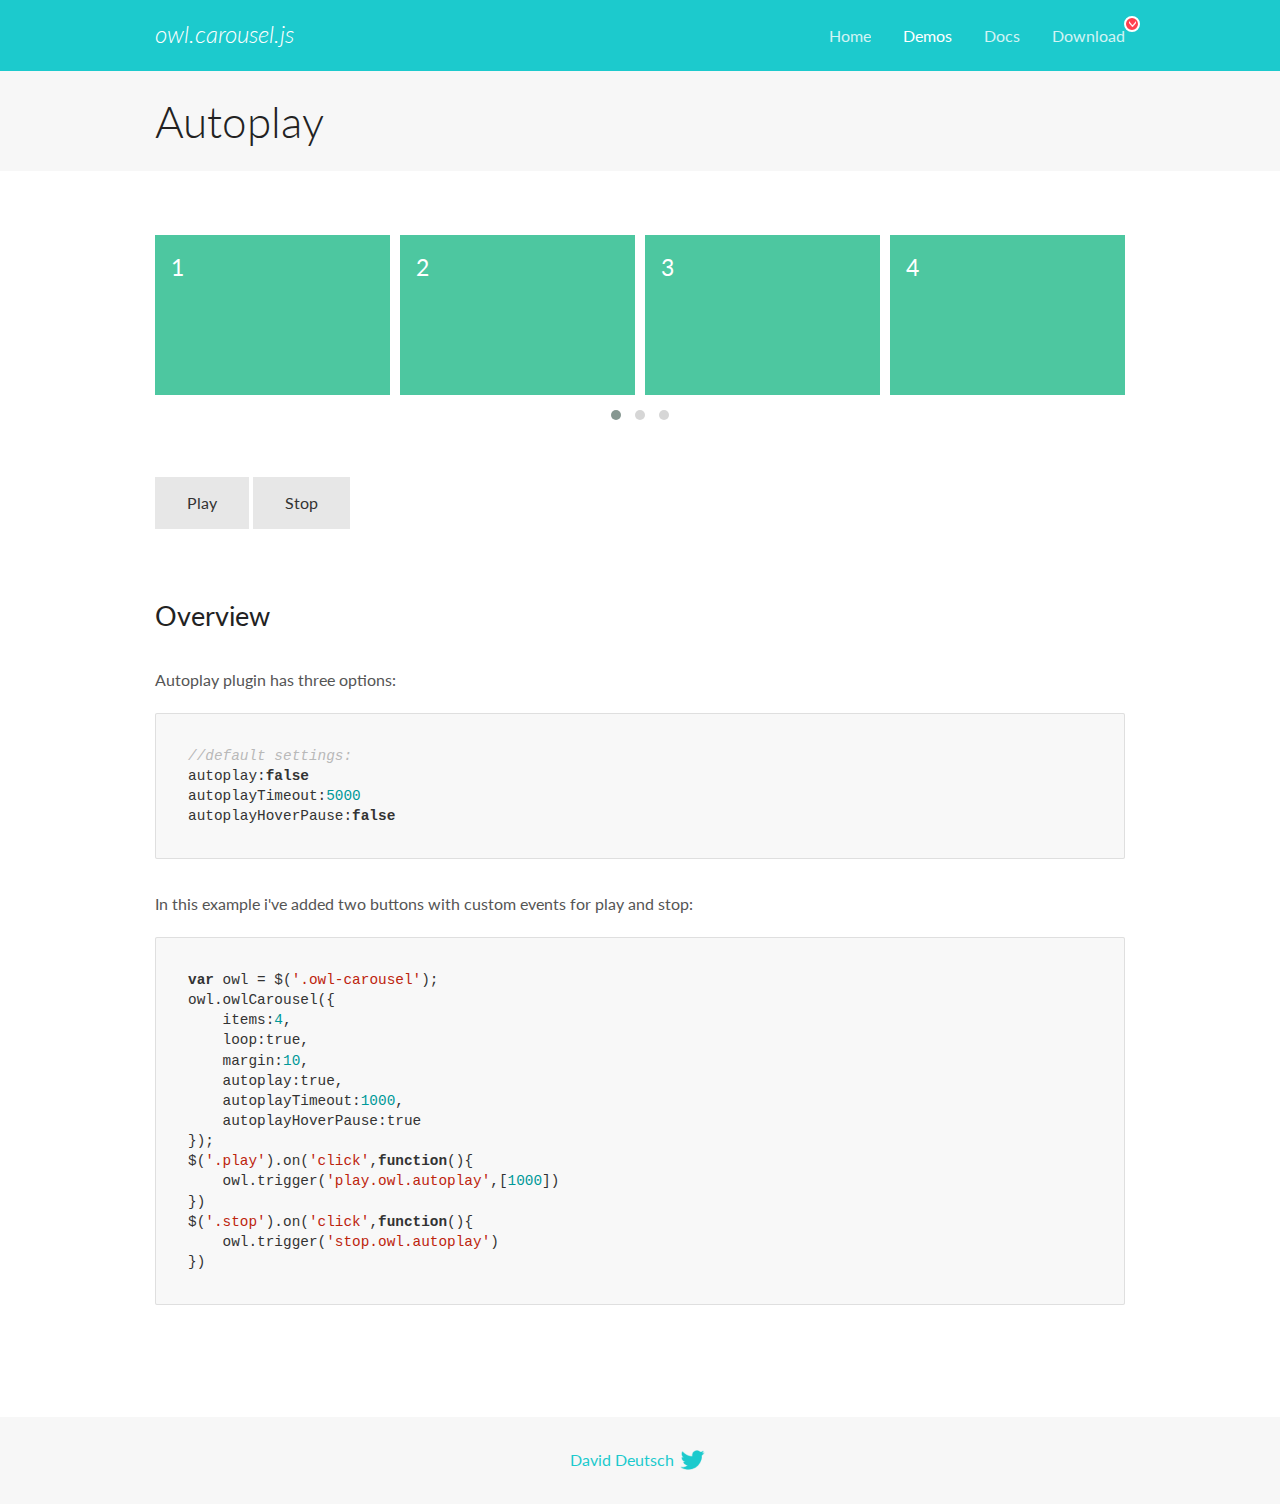
<file: js/OwlCarousel2-2.3.4/docs/demos/autoplay.html>
<!DOCTYPE html>
<html lang="en">
  <head>

    <!-- head -->
    <meta charset="utf-8">
    <meta name="msapplication-tap-highlight" content="no" />
    <meta name="viewport" content="width=device-width, initial-scale=1.0" />
    <meta name="description" content="Autoplay usage demo">
    <meta name="author" content="David Deutsch">
    <title>
      Autoplay Demo | Owl Carousel | 2.3.4
    </title>

    <!-- Stylesheets -->
    <link href='https://fonts.googleapis.com/css?family=Lato:300,400,700,400italic,300italic' rel='stylesheet' type='text/css'>
    <link rel="stylesheet" href="../assets/css/docs.theme.min.css">

    <!-- Owl Stylesheets -->
    <link rel="stylesheet" href="../assets/owlcarousel/assets/owl.carousel.min.css">
    <link rel="stylesheet" href="../assets/owlcarousel/assets/owl.theme.default.min.css">

    <!-- HTML5 shim and Respond.js IE8 support of HTML5 elements and media queries -->

    <!--[if lt IE 9]>
      <script src="https://oss.maxcdn.com/libs/html5shiv/3.7.0/html5shiv.js"></script>
      <script src="https://oss.maxcdn.com/libs/respond.js/1.3.0/respond.min.js"></script>
    <![endif]-->

    <!-- Favicons -->
    <link rel="apple-touch-icon-precomposed" sizes="144x144" href="../assets/ico/apple-touch-icon-144-precomposed.png">
    <link rel="shortcut icon" href="../assets/ico/favicon.png">
    <link rel="shortcut icon" href="favicon.ico">

    <!-- Yeah i know js should not be in header. Its required for demos.-->

    <!-- javascript -->
    <script src="../assets/vendors/jquery.min.js"></script>
    <script src="../assets/owlcarousel/owl.carousel.js"></script>
  </head>
  <body>

    <!-- header -->
    <header class="header">
      <div class="row">
        <div class="large-12 columns">
          <div class="brand left">
            <h3>
              <a href="/OwlCarousel2/">owl.carousel.js</a> 
            </h3>
          </div>
          <a id="toggle-nav" class="right">
            <span></span> <span></span> <span></span> 
          </a> 
          <div class="nav-bar">
            <ul class="clearfix">
              <li> <a href="/OwlCarousel2/index.html">Home</a>  </li>
              <li class="active">
                <a href="/OwlCarousel2/demos/demos.html">Demos</a> 
              </li>
              <li> <a href="/OwlCarousel2/docs/started-welcome.html">Docs</a>  </li>
              <li>
                <a href="https://github.com/OwlCarousel2/OwlCarousel2/archive/2.3.4.zip">Download</a> 
                <span class="download"></span> 
              </li>
            </ul>
          </div>
        </div>
      </div>
    </header>

    <!-- title -->
    <section class="title">
      <div class="row">
        <div class="large-12 columns">
          <h1>Autoplay</h1>
        </div>
      </div>
    </section>

    <!--  Demos -->
    <section id="demos">
      <div class="row">
        <div class="large-12 columns">
          <div class="owl-carousel owl-theme">
            <div class="item">
              <h4>1</h4>
            </div>
            <div class="item">
              <h4>2</h4>
            </div>
            <div class="item">
              <h4>3</h4>
            </div>
            <div class="item">
              <h4>4</h4>
            </div>
            <div class="item">
              <h4>5</h4>
            </div>
            <div class="item">
              <h4>6</h4>
            </div>
            <div class="item">
              <h4>7</h4>
            </div>
            <div class="item">
              <h4>8</h4>
            </div>
            <div class="item">
              <h4>9</h4>
            </div>
            <div class="item">
              <h4>10</h4>
            </div>
            <div class="item">
              <h4>11</h4>
            </div>
            <div class="item">
              <h4>12</h4>
            </div>
          </div>
          <a class="button secondary play">Play</a> 
          <a class="button secondary stop">Stop</a> 
          <h3 id="overview">Overview</h3>
          <p>Autoplay plugin has three options:</p>
          <pre><code>//default settings:
autoplay:false
autoplayTimeout:5000
autoplayHoverPause:false</code></pre>
          <p>In this example i&#39;ve added two buttons with custom events for play and stop:</p>
          <pre><code>var owl = $(&#39;.owl-carousel&#39;);
owl.owlCarousel({
    items:4,
    loop:true,
    margin:10,
    autoplay:true,
    autoplayTimeout:1000,
    autoplayHoverPause:true
});
$(&#39;.play&#39;).on(&#39;click&#39;,function(){
    owl.trigger(&#39;play.owl.autoplay&#39;,[1000])
})
$(&#39;.stop&#39;).on(&#39;click&#39;,function(){
    owl.trigger(&#39;stop.owl.autoplay&#39;)
})</code></pre>
          <script>
            $(document).ready(function() {
              var owl = $('.owl-carousel');
              owl.owlCarousel({
                items: 4,
                loop: true,
                margin: 10,
                autoplay: true,
                autoplayTimeout: 1000,
                autoplayHoverPause: true
              });
              $('.play').on('click', function() {
                owl.trigger('play.owl.autoplay', [1000])
              })
              $('.stop').on('click', function() {
                owl.trigger('stop.owl.autoplay')
              })
            })
          </script>
        </div>
      </div>
    </section>

    <!-- footer -->
    <footer class="footer">
      <div class="row">
        <div class="large-12 columns">
          <h5>
            <a href="/OwlCarousel2/docs/support-contact.html">David Deutsch</a> 
            <a id="custom-tweet-button" href="https://twitter.com/share?url=https://github.com/OwlCarousel2/OwlCarousel2&text=Owl Carousel - This is so awesome! " target="_blank"></a> 
          </h5>
        </div>
      </div>
    </footer>

    <!-- vendors -->
    <script src="../assets/vendors/highlight.js"></script>
    <script src="../assets/js/app.js"></script>
  </body>
</html>
</file>
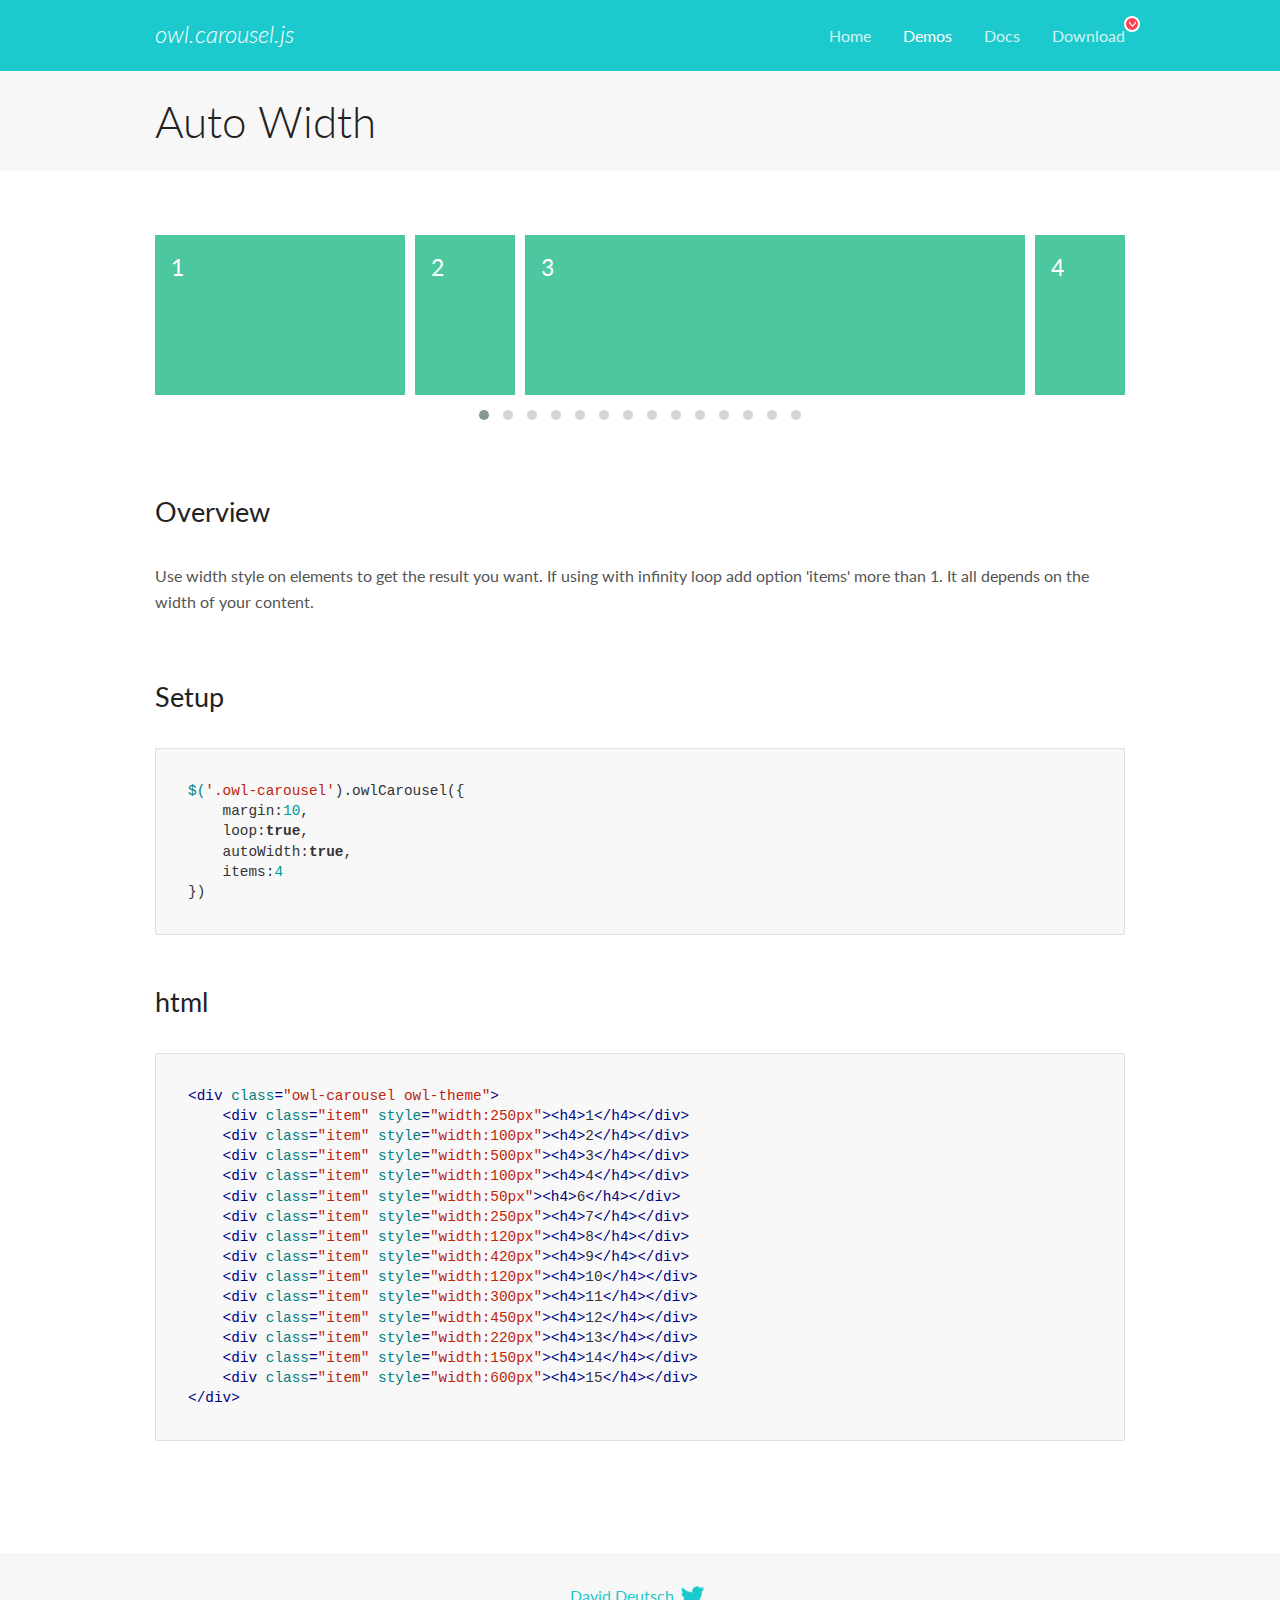
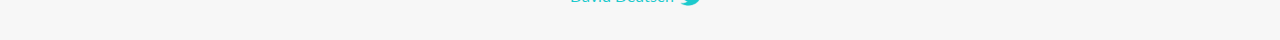
<file: js/OwlCarousel2-2.3.4/docs/demos/autowidth.html>
<!DOCTYPE html>
<html lang="en">
  <head>

    <!-- head -->
    <meta charset="utf-8">
    <meta name="msapplication-tap-highlight" content="no" />
    <meta name="viewport" content="width=device-width, initial-scale=1.0" />
    <meta name="description" content="Auto Width">
    <meta name="author" content="David Deutsch">
    <title>
      Auto Width Demo | Owl Carousel | 2.3.4
    </title>

    <!-- Stylesheets -->
    <link href='https://fonts.googleapis.com/css?family=Lato:300,400,700,400italic,300italic' rel='stylesheet' type='text/css'>
    <link rel="stylesheet" href="../assets/css/docs.theme.min.css">

    <!-- Owl Stylesheets -->
    <link rel="stylesheet" href="../assets/owlcarousel/assets/owl.carousel.min.css">
    <link rel="stylesheet" href="../assets/owlcarousel/assets/owl.theme.default.min.css">

    <!-- HTML5 shim and Respond.js IE8 support of HTML5 elements and media queries -->

    <!--[if lt IE 9]>
      <script src="https://oss.maxcdn.com/libs/html5shiv/3.7.0/html5shiv.js"></script>
      <script src="https://oss.maxcdn.com/libs/respond.js/1.3.0/respond.min.js"></script>
    <![endif]-->

    <!-- Favicons -->
    <link rel="apple-touch-icon-precomposed" sizes="144x144" href="../assets/ico/apple-touch-icon-144-precomposed.png">
    <link rel="shortcut icon" href="../assets/ico/favicon.png">
    <link rel="shortcut icon" href="favicon.ico">

    <!-- Yeah i know js should not be in header. Its required for demos.-->

    <!-- javascript -->
    <script src="../assets/vendors/jquery.min.js"></script>
    <script src="../assets/owlcarousel/owl.carousel.js"></script>
  </head>
  <body>

    <!-- header -->
    <header class="header">
      <div class="row">
        <div class="large-12 columns">
          <div class="brand left">
            <h3>
              <a href="/OwlCarousel2/">owl.carousel.js</a> 
            </h3>
          </div>
          <a id="toggle-nav" class="right">
            <span></span> <span></span> <span></span> 
          </a> 
          <div class="nav-bar">
            <ul class="clearfix">
              <li> <a href="/OwlCarousel2/index.html">Home</a>  </li>
              <li class="active">
                <a href="/OwlCarousel2/demos/demos.html">Demos</a> 
              </li>
              <li> <a href="/OwlCarousel2/docs/started-welcome.html">Docs</a>  </li>
              <li>
                <a href="https://github.com/OwlCarousel2/OwlCarousel2/archive/2.3.4.zip">Download</a> 
                <span class="download"></span> 
              </li>
            </ul>
          </div>
        </div>
      </div>
    </header>

    <!-- title -->
    <section class="title">
      <div class="row">
        <div class="large-12 columns">
          <h1>Auto Width</h1>
        </div>
      </div>
    </section>

    <!--  Demos -->
    <section id="demos">
      <div class="row">
        <div class="large-12 columns">
          <div class="owl-carousel owl-theme">
            <div class="item" style="width:250px">
              <h4>1</h4>
            </div>
            <div class="item" style="width:100px">
              <h4>2</h4>
            </div>
            <div class="item" style="width:500px">
              <h4>3</h4>
            </div>
            <div class="item" style="width:100px">
              <h4>4</h4>
            </div>
            <div class="item" style="width:50px">
              <h4>6</h4>
            </div>
            <div class="item" style="width:250px">
              <h4>7</h4>
            </div>
            <div class="item" style="width:120px">
              <h4>8</h4>
            </div>
            <div class="item" style="width:420px">
              <h4>9</h4>
            </div>
            <div class="item" style="width:120px">
              <h4>10</h4>
            </div>
            <div class="item" style="width:300px">
              <h4>11</h4>
            </div>
            <div class="item" style="width:450px">
              <h4>12</h4>
            </div>
            <div class="item" style="width:220px">
              <h4>13</h4>
            </div>
            <div class="item" style="width:150px">
              <h4>14</h4>
            </div>
            <div class="item" style="width:600px">
              <h4>15</h4>
            </div>
          </div>
          <h3 id="overview">Overview</h3>
          <p>Use width style on elements to get the result you want. If using with infinity loop add option &#39;items&#39; more than 1. It all depends on the width of your content.</p>
          <h3 id="setup">Setup</h3>
          <pre><code>$(&#39;.owl-carousel&#39;).owlCarousel({
    margin:10,
    loop:true,
    autoWidth:true,
    items:4
})</code></pre>
          <h3 id="html">html</h3>
          <pre><code>&lt;div class=&quot;owl-carousel owl-theme&quot;&gt;
    &lt;div class=&quot;item&quot; style=&quot;width:250px&quot;&gt;&lt;h4&gt;1&lt;/h4&gt;&lt;/div&gt;
    &lt;div class=&quot;item&quot; style=&quot;width:100px&quot;&gt;&lt;h4&gt;2&lt;/h4&gt;&lt;/div&gt;
    &lt;div class=&quot;item&quot; style=&quot;width:500px&quot;&gt;&lt;h4&gt;3&lt;/h4&gt;&lt;/div&gt;
    &lt;div class=&quot;item&quot; style=&quot;width:100px&quot;&gt;&lt;h4&gt;4&lt;/h4&gt;&lt;/div&gt;
    &lt;div class=&quot;item&quot; style=&quot;width:50px&quot;&gt;&lt;h4&gt;6&lt;/h4&gt;&lt;/div&gt;
    &lt;div class=&quot;item&quot; style=&quot;width:250px&quot;&gt;&lt;h4&gt;7&lt;/h4&gt;&lt;/div&gt;
    &lt;div class=&quot;item&quot; style=&quot;width:120px&quot;&gt;&lt;h4&gt;8&lt;/h4&gt;&lt;/div&gt;
    &lt;div class=&quot;item&quot; style=&quot;width:420px&quot;&gt;&lt;h4&gt;9&lt;/h4&gt;&lt;/div&gt;
    &lt;div class=&quot;item&quot; style=&quot;width:120px&quot;&gt;&lt;h4&gt;10&lt;/h4&gt;&lt;/div&gt;
    &lt;div class=&quot;item&quot; style=&quot;width:300px&quot;&gt;&lt;h4&gt;11&lt;/h4&gt;&lt;/div&gt;
    &lt;div class=&quot;item&quot; style=&quot;width:450px&quot;&gt;&lt;h4&gt;12&lt;/h4&gt;&lt;/div&gt;
    &lt;div class=&quot;item&quot; style=&quot;width:220px&quot;&gt;&lt;h4&gt;13&lt;/h4&gt;&lt;/div&gt;
    &lt;div class=&quot;item&quot; style=&quot;width:150px&quot;&gt;&lt;h4&gt;14&lt;/h4&gt;&lt;/div&gt;
    &lt;div class=&quot;item&quot; style=&quot;width:600px&quot;&gt;&lt;h4&gt;15&lt;/h4&gt;&lt;/div&gt;
&lt;/div&gt;</code></pre>
          <script>
            $(document).ready(function() {
              $('.owl-carousel').owlCarousel({
                margin: 10,
                loop: true,
                autoWidth: true,
                items: 4
              })
            })
          </script>
        </div>
      </div>
    </section>

    <!-- footer -->
    <footer class="footer">
      <div class="row">
        <div class="large-12 columns">
          <h5>
            <a href="/OwlCarousel2/docs/support-contact.html">David Deutsch</a> 
            <a id="custom-tweet-button" href="https://twitter.com/share?url=https://github.com/OwlCarousel2/OwlCarousel2&text=Owl Carousel - This is so awesome! " target="_blank"></a> 
          </h5>
        </div>
      </div>
    </footer>

    <!-- vendors -->
    <script src="../assets/vendors/highlight.js"></script>
    <script src="../assets/js/app.js"></script>
  </body>
</html>
</file>
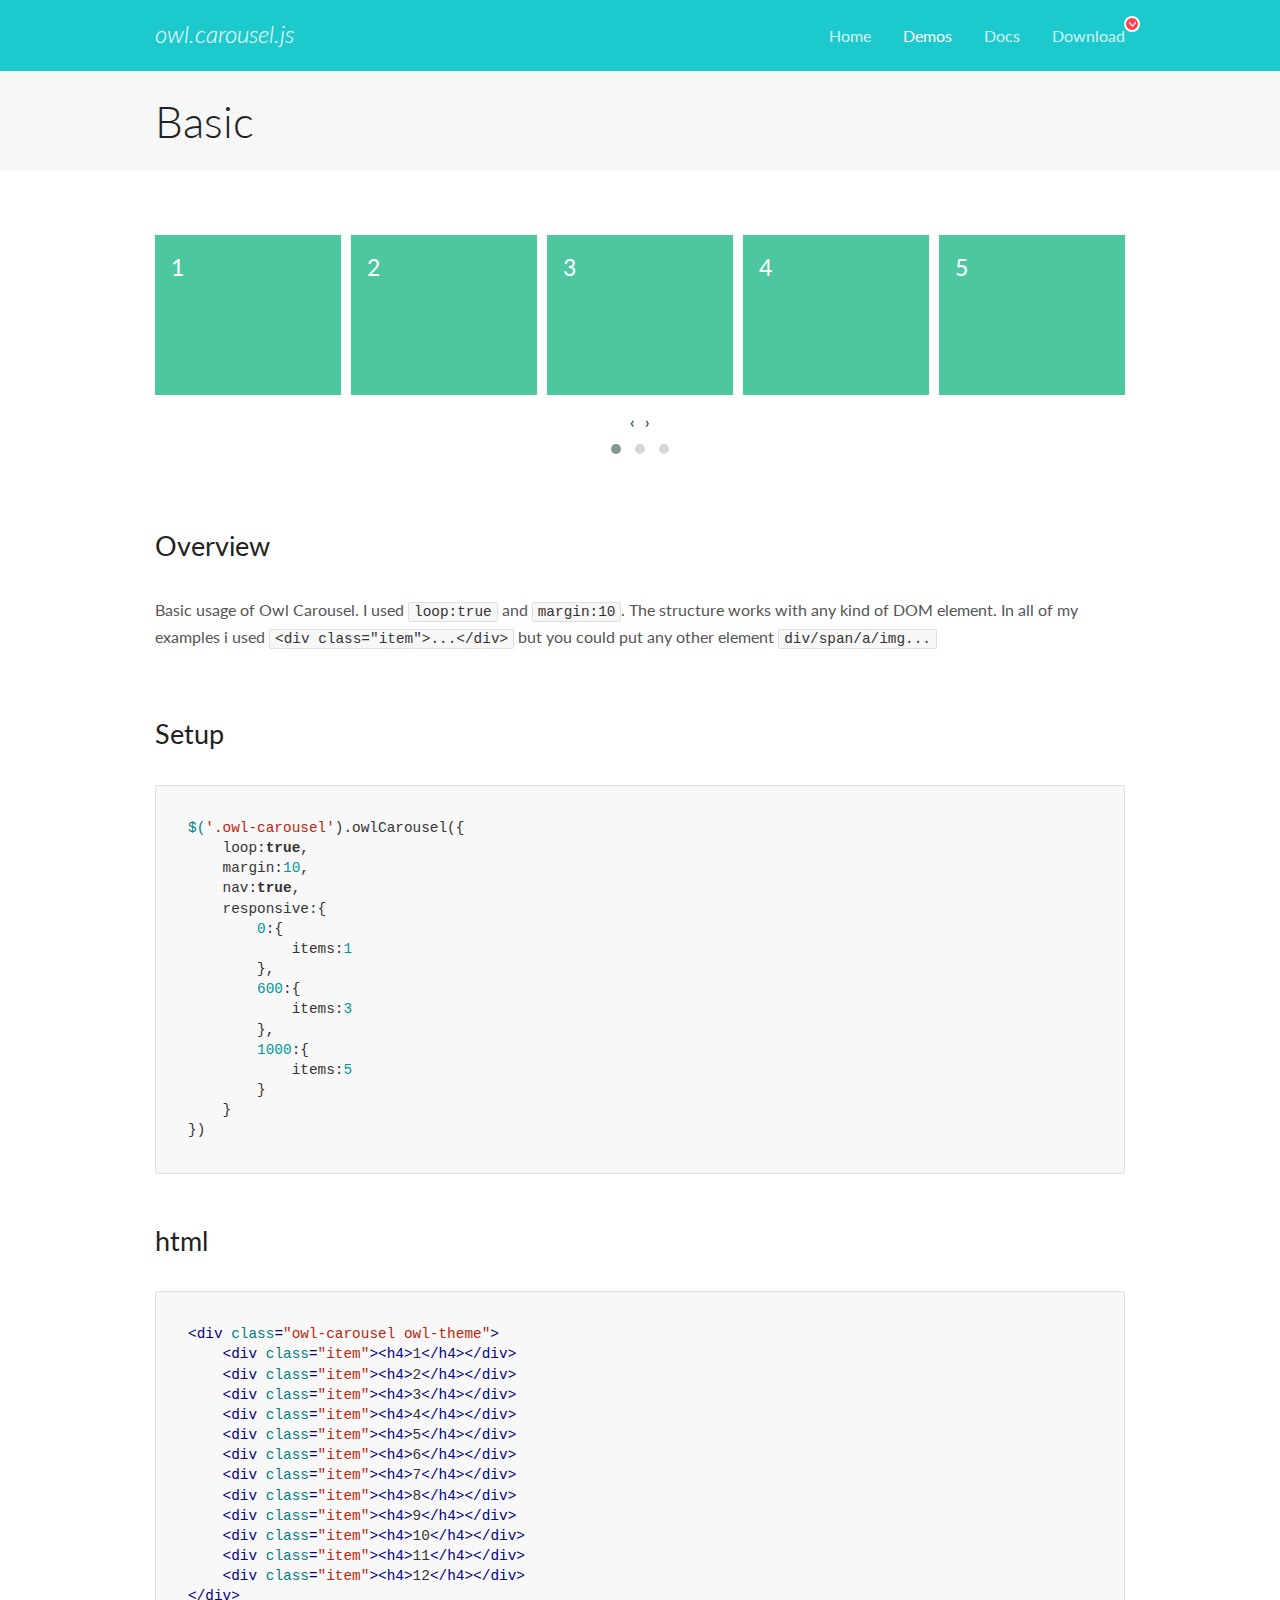
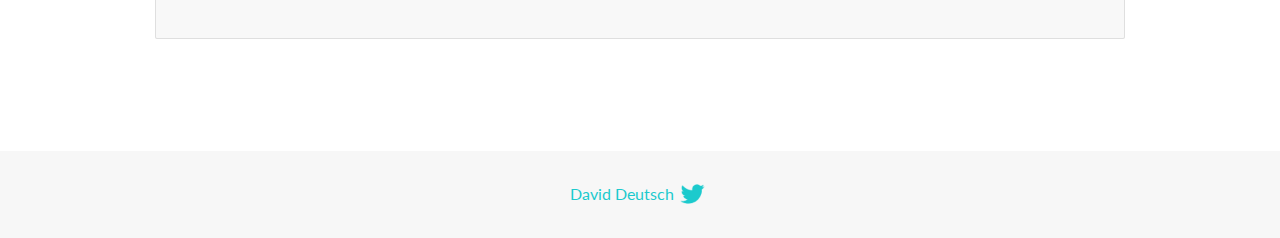
<file: js/OwlCarousel2-2.3.4/docs/demos/basic.html>
<!DOCTYPE html>
<html lang="en">
  <head>

    <!-- head -->
    <meta charset="utf-8">
    <meta name="msapplication-tap-highlight" content="no" />
    <meta name="viewport" content="width=device-width, initial-scale=1.0" />
    <meta name="description" content="Basic usage demo">
    <meta name="author" content="David Deutsch">
    <title>
      Basic Demo | Owl Carousel | 2.3.4
    </title>

    <!-- Stylesheets -->
    <link href='https://fonts.googleapis.com/css?family=Lato:300,400,700,400italic,300italic' rel='stylesheet' type='text/css'>
    <link rel="stylesheet" href="../assets/css/docs.theme.min.css">

    <!-- Owl Stylesheets -->
    <link rel="stylesheet" href="../assets/owlcarousel/assets/owl.carousel.min.css">
    <link rel="stylesheet" href="../assets/owlcarousel/assets/owl.theme.default.min.css">

    <!-- HTML5 shim and Respond.js IE8 support of HTML5 elements and media queries -->

    <!--[if lt IE 9]>
      <script src="https://oss.maxcdn.com/libs/html5shiv/3.7.0/html5shiv.js"></script>
      <script src="https://oss.maxcdn.com/libs/respond.js/1.3.0/respond.min.js"></script>
    <![endif]-->

    <!-- Favicons -->
    <link rel="apple-touch-icon-precomposed" sizes="144x144" href="../assets/ico/apple-touch-icon-144-precomposed.png">
    <link rel="shortcut icon" href="../assets/ico/favicon.png">
    <link rel="shortcut icon" href="favicon.ico">

    <!-- Yeah i know js should not be in header. Its required for demos.-->

    <!-- javascript -->
    <script src="../assets/vendors/jquery.min.js"></script>
    <script src="../assets/owlcarousel/owl.carousel.js"></script>
  </head>
  <body>

    <!-- header -->
    <header class="header">
      <div class="row">
        <div class="large-12 columns">
          <div class="brand left">
            <h3>
              <a href="/OwlCarousel2/">owl.carousel.js</a> 
            </h3>
          </div>
          <a id="toggle-nav" class="right">
            <span></span> <span></span> <span></span> 
          </a> 
          <div class="nav-bar">
            <ul class="clearfix">
              <li> <a href="/OwlCarousel2/index.html">Home</a>  </li>
              <li class="active">
                <a href="/OwlCarousel2/demos/demos.html">Demos</a> 
              </li>
              <li> <a href="/OwlCarousel2/docs/started-welcome.html">Docs</a>  </li>
              <li>
                <a href="https://github.com/OwlCarousel2/OwlCarousel2/archive/2.3.4.zip">Download</a> 
                <span class="download"></span> 
              </li>
            </ul>
          </div>
        </div>
      </div>
    </header>

    <!-- title -->
    <section class="title">
      <div class="row">
        <div class="large-12 columns">
          <h1>Basic</h1>
        </div>
      </div>
    </section>

    <!--  Demos -->
    <section id="demos">
      <div class="row">
        <div class="large-12 columns">
          <div class="owl-carousel owl-theme">
            <div class="item">
              <h4>1</h4>
            </div>
            <div class="item">
              <h4>2</h4>
            </div>
            <div class="item">
              <h4>3</h4>
            </div>
            <div class="item">
              <h4>4</h4>
            </div>
            <div class="item">
              <h4>5</h4>
            </div>
            <div class="item">
              <h4>6</h4>
            </div>
            <div class="item">
              <h4>7</h4>
            </div>
            <div class="item">
              <h4>8</h4>
            </div>
            <div class="item">
              <h4>9</h4>
            </div>
            <div class="item">
              <h4>10</h4>
            </div>
            <div class="item">
              <h4>11</h4>
            </div>
            <div class="item">
              <h4>12</h4>
            </div>
          </div>
          <h3 id="overview">Overview</h3>
          <p>Basic usage of Owl Carousel. I used <code>loop:true</code> and <code>margin:10</code>. The structure works with any kind of DOM element. In all of my examples i used <code>&lt;div class=&quot;item&quot;&gt;...&lt;/div&gt;</code> but you could
            put any other element <code>div/span/a/img...</code></p>
          <h3 id="setup">Setup</h3>
          <pre><code>$(&#39;.owl-carousel&#39;).owlCarousel({
    loop:true,
    margin:10,
    nav:true,
    responsive:{
        0:{
            items:1
        },
        600:{
            items:3
        },
        1000:{
            items:5
        }
    }
})</code></pre>
          <h3 id="html">html</h3>
          <pre><code>&lt;div class=&quot;owl-carousel owl-theme&quot;&gt;
    &lt;div class=&quot;item&quot;&gt;&lt;h4&gt;1&lt;/h4&gt;&lt;/div&gt;
    &lt;div class=&quot;item&quot;&gt;&lt;h4&gt;2&lt;/h4&gt;&lt;/div&gt;
    &lt;div class=&quot;item&quot;&gt;&lt;h4&gt;3&lt;/h4&gt;&lt;/div&gt;
    &lt;div class=&quot;item&quot;&gt;&lt;h4&gt;4&lt;/h4&gt;&lt;/div&gt;
    &lt;div class=&quot;item&quot;&gt;&lt;h4&gt;5&lt;/h4&gt;&lt;/div&gt;
    &lt;div class=&quot;item&quot;&gt;&lt;h4&gt;6&lt;/h4&gt;&lt;/div&gt;
    &lt;div class=&quot;item&quot;&gt;&lt;h4&gt;7&lt;/h4&gt;&lt;/div&gt;
    &lt;div class=&quot;item&quot;&gt;&lt;h4&gt;8&lt;/h4&gt;&lt;/div&gt;
    &lt;div class=&quot;item&quot;&gt;&lt;h4&gt;9&lt;/h4&gt;&lt;/div&gt;
    &lt;div class=&quot;item&quot;&gt;&lt;h4&gt;10&lt;/h4&gt;&lt;/div&gt;
    &lt;div class=&quot;item&quot;&gt;&lt;h4&gt;11&lt;/h4&gt;&lt;/div&gt;
    &lt;div class=&quot;item&quot;&gt;&lt;h4&gt;12&lt;/h4&gt;&lt;/div&gt;
&lt;/div&gt;</code></pre>
          <script>
            $(document).ready(function() {
              var owl = $('.owl-carousel');
              owl.owlCarousel({
                margin: 10,
                nav: true,
                loop: true,
                responsive: {
                  0: {
                    items: 1
                  },
                  600: {
                    items: 3
                  },
                  1000: {
                    items: 5
                  }
                }
              })
            })
          </script>
        </div>
      </div>
    </section>

    <!-- footer -->
    <footer class="footer">
      <div class="row">
        <div class="large-12 columns">
          <h5>
            <a href="/OwlCarousel2/docs/support-contact.html">David Deutsch</a> 
            <a id="custom-tweet-button" href="https://twitter.com/share?url=https://github.com/OwlCarousel2/OwlCarousel2&text=Owl Carousel - This is so awesome! " target="_blank"></a> 
          </h5>
        </div>
      </div>
    </footer>

    <!-- vendors -->
    <script src="../assets/vendors/highlight.js"></script>
    <script src="../assets/js/app.js"></script>
  </body>
</html>
</file>
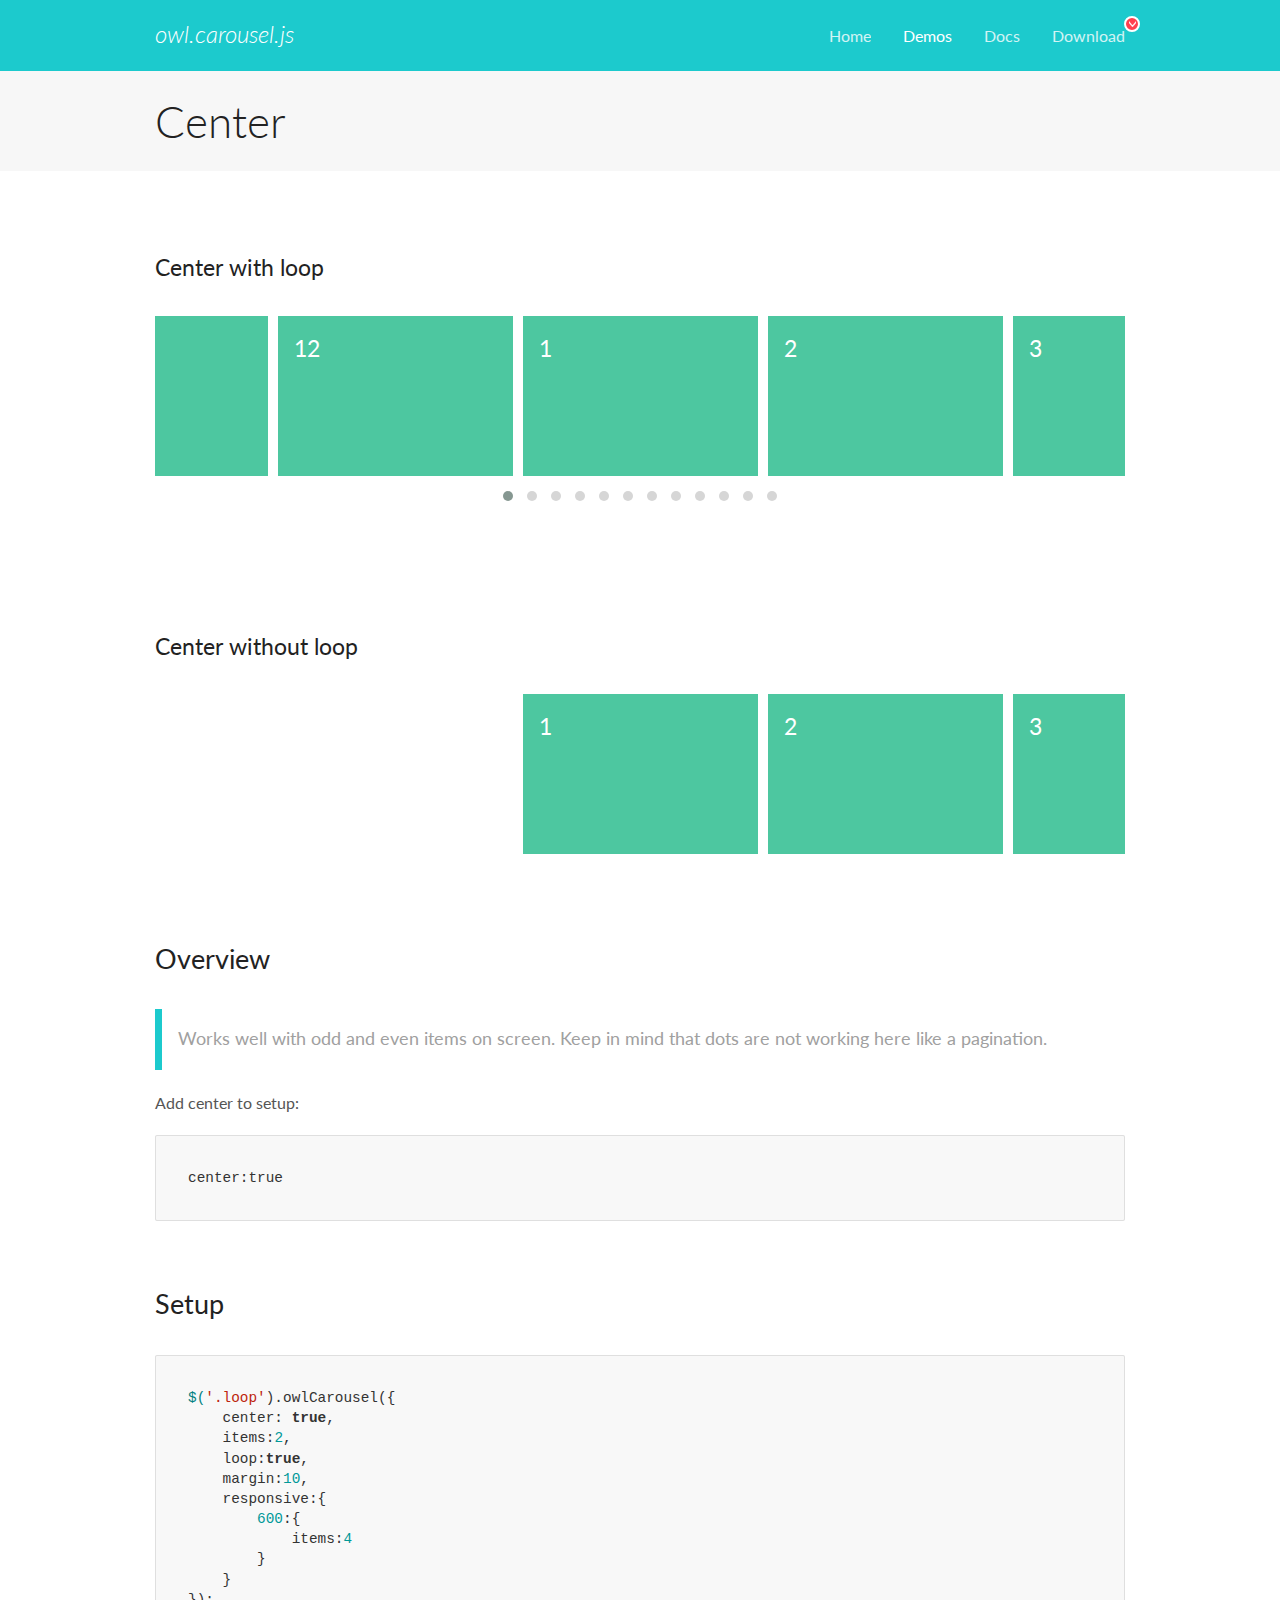
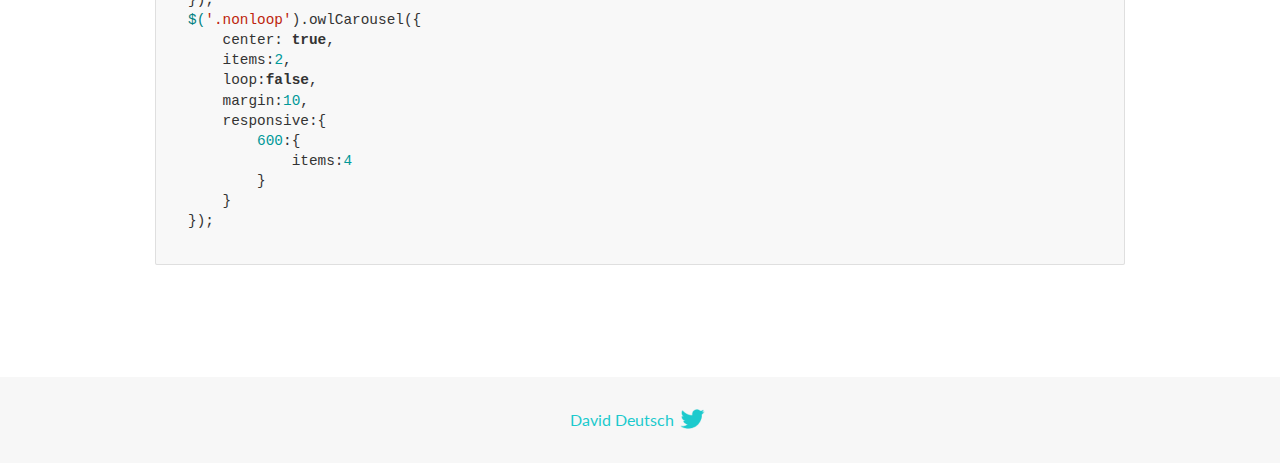
<file: js/OwlCarousel2-2.3.4/docs/demos/center.html>
<!DOCTYPE html>
<html lang="en">
  <head>

    <!-- head -->
    <meta charset="utf-8">
    <meta name="msapplication-tap-highlight" content="no" />
    <meta name="viewport" content="width=device-width, initial-scale=1.0" />
    <meta name="description" content="Center carousel">
    <meta name="author" content="David Deutsch">
    <title>
      Center Demo | Owl Carousel | 2.3.4
    </title>

    <!-- Stylesheets -->
    <link href='https://fonts.googleapis.com/css?family=Lato:300,400,700,400italic,300italic' rel='stylesheet' type='text/css'>
    <link rel="stylesheet" href="../assets/css/docs.theme.min.css">

    <!-- Owl Stylesheets -->
    <link rel="stylesheet" href="../assets/owlcarousel/assets/owl.carousel.min.css">
    <link rel="stylesheet" href="../assets/owlcarousel/assets/owl.theme.default.min.css">

    <!-- HTML5 shim and Respond.js IE8 support of HTML5 elements and media queries -->

    <!--[if lt IE 9]>
      <script src="https://oss.maxcdn.com/libs/html5shiv/3.7.0/html5shiv.js"></script>
      <script src="https://oss.maxcdn.com/libs/respond.js/1.3.0/respond.min.js"></script>
    <![endif]-->

    <!-- Favicons -->
    <link rel="apple-touch-icon-precomposed" sizes="144x144" href="../assets/ico/apple-touch-icon-144-precomposed.png">
    <link rel="shortcut icon" href="../assets/ico/favicon.png">
    <link rel="shortcut icon" href="favicon.ico">

    <!-- Yeah i know js should not be in header. Its required for demos.-->

    <!-- javascript -->
    <script src="../assets/vendors/jquery.min.js"></script>
    <script src="../assets/owlcarousel/owl.carousel.js"></script>
  </head>
  <body>

    <!-- header -->
    <header class="header">
      <div class="row">
        <div class="large-12 columns">
          <div class="brand left">
            <h3>
              <a href="/OwlCarousel2/">owl.carousel.js</a> 
            </h3>
          </div>
          <a id="toggle-nav" class="right">
            <span></span> <span></span> <span></span> 
          </a> 
          <div class="nav-bar">
            <ul class="clearfix">
              <li> <a href="/OwlCarousel2/index.html">Home</a>  </li>
              <li class="active">
                <a href="/OwlCarousel2/demos/demos.html">Demos</a> 
              </li>
              <li> <a href="/OwlCarousel2/docs/started-welcome.html">Docs</a>  </li>
              <li>
                <a href="https://github.com/OwlCarousel2/OwlCarousel2/archive/2.3.4.zip">Download</a> 
                <span class="download"></span> 
              </li>
            </ul>
          </div>
        </div>
      </div>
    </header>

    <!-- title -->
    <section class="title">
      <div class="row">
        <div class="large-12 columns">
          <h1>Center</h1>
        </div>
      </div>
    </section>

    <!--  Demos -->
    <section id="demos">
      <div class="row">
        <div class="large-12 columns">
          <h4 id="center-with-loop">Center with loop</h4>
          <div class="loop owl-carousel owl-theme">
            <div class="item">
              <h4>1</h4>
            </div>
            <div class="item">
              <h4>2</h4>
            </div>
            <div class="item">
              <h4>3</h4>
            </div>
            <div class="item">
              <h4>4</h4>
            </div>
            <div class="item">
              <h4>5</h4>
            </div>
            <div class="item">
              <h4>6</h4>
            </div>
            <div class="item">
              <h4>7</h4>
            </div>
            <div class="item">
              <h4>8</h4>
            </div>
            <div class="item">
              <h4>9</h4>
            </div>
            <div class="item">
              <h4>10</h4>
            </div>
            <div class="item">
              <h4>11</h4>
            </div>
            <div class="item">
              <h4>12</h4>
            </div>
          </div>
          <br>
          <h4 id="center-without-loop">Center without loop</h4>
          <div class="nonloop owl-carousel">
            <div class="item">
              <h4>1</h4>
            </div>
            <div class="item">
              <h4>2</h4>
            </div>
            <div class="item">
              <h4>3</h4>
            </div>
            <div class="item">
              <h4>4</h4>
            </div>
            <div class="item">
              <h4>5</h4>
            </div>
            <div class="item">
              <h4>6</h4>
            </div>
            <div class="item">
              <h4>7</h4>
            </div>
            <div class="item">
              <h4>8</h4>
            </div>
            <div class="item">
              <h4>9</h4>
            </div>
            <div class="item">
              <h4>10</h4>
            </div>
            <div class="item">
              <h4>11</h4>
            </div>
            <div class="item">
              <h4>12</h4>
            </div>
          </div>
          <h3 id="overview">Overview</h3>
          <blockquote>
            <p>Works well with odd and even items on screen. Keep in mind that dots are not working here like a pagination.</p>
          </blockquote>
          <p>Add center to setup:</p>
          <pre><code>center:true</code></pre>
          <h3 id="setup">Setup</h3>
          <pre><code>$(&#39;.loop&#39;).owlCarousel({
    center: true,
    items:2,
    loop:true,
    margin:10,
    responsive:{
        600:{
            items:4
        }
    }
});
$(&#39;.nonloop&#39;).owlCarousel({
    center: true,
    items:2,
    loop:false,
    margin:10,
    responsive:{
        600:{
            items:4
        }
    }
});</code></pre>
          <script>
            jQuery(document).ready(function($) {
              $('.loop').owlCarousel({
                center: true,
                items: 2,
                loop: true,
                margin: 10,
                responsive: {
                  600: {
                    items: 4
                  }
                }
              });
              $('.nonloop').owlCarousel({
                center: true,
                items: 2,
                loop: false,
                margin: 10,
                responsive: {
                  600: {
                    items: 4
                  }
                }
              });
            });
          </script>
        </div>
      </div>
    </section>

    <!-- footer -->
    <footer class="footer">
      <div class="row">
        <div class="large-12 columns">
          <h5>
            <a href="/OwlCarousel2/docs/support-contact.html">David Deutsch</a> 
            <a id="custom-tweet-button" href="https://twitter.com/share?url=https://github.com/OwlCarousel2/OwlCarousel2&text=Owl Carousel - This is so awesome! " target="_blank"></a> 
          </h5>
        </div>
      </div>
    </footer>

    <!-- vendors -->
    <script src="../assets/vendors/highlight.js"></script>
    <script src="../assets/js/app.js"></script>
  </body>
</html>
</file>
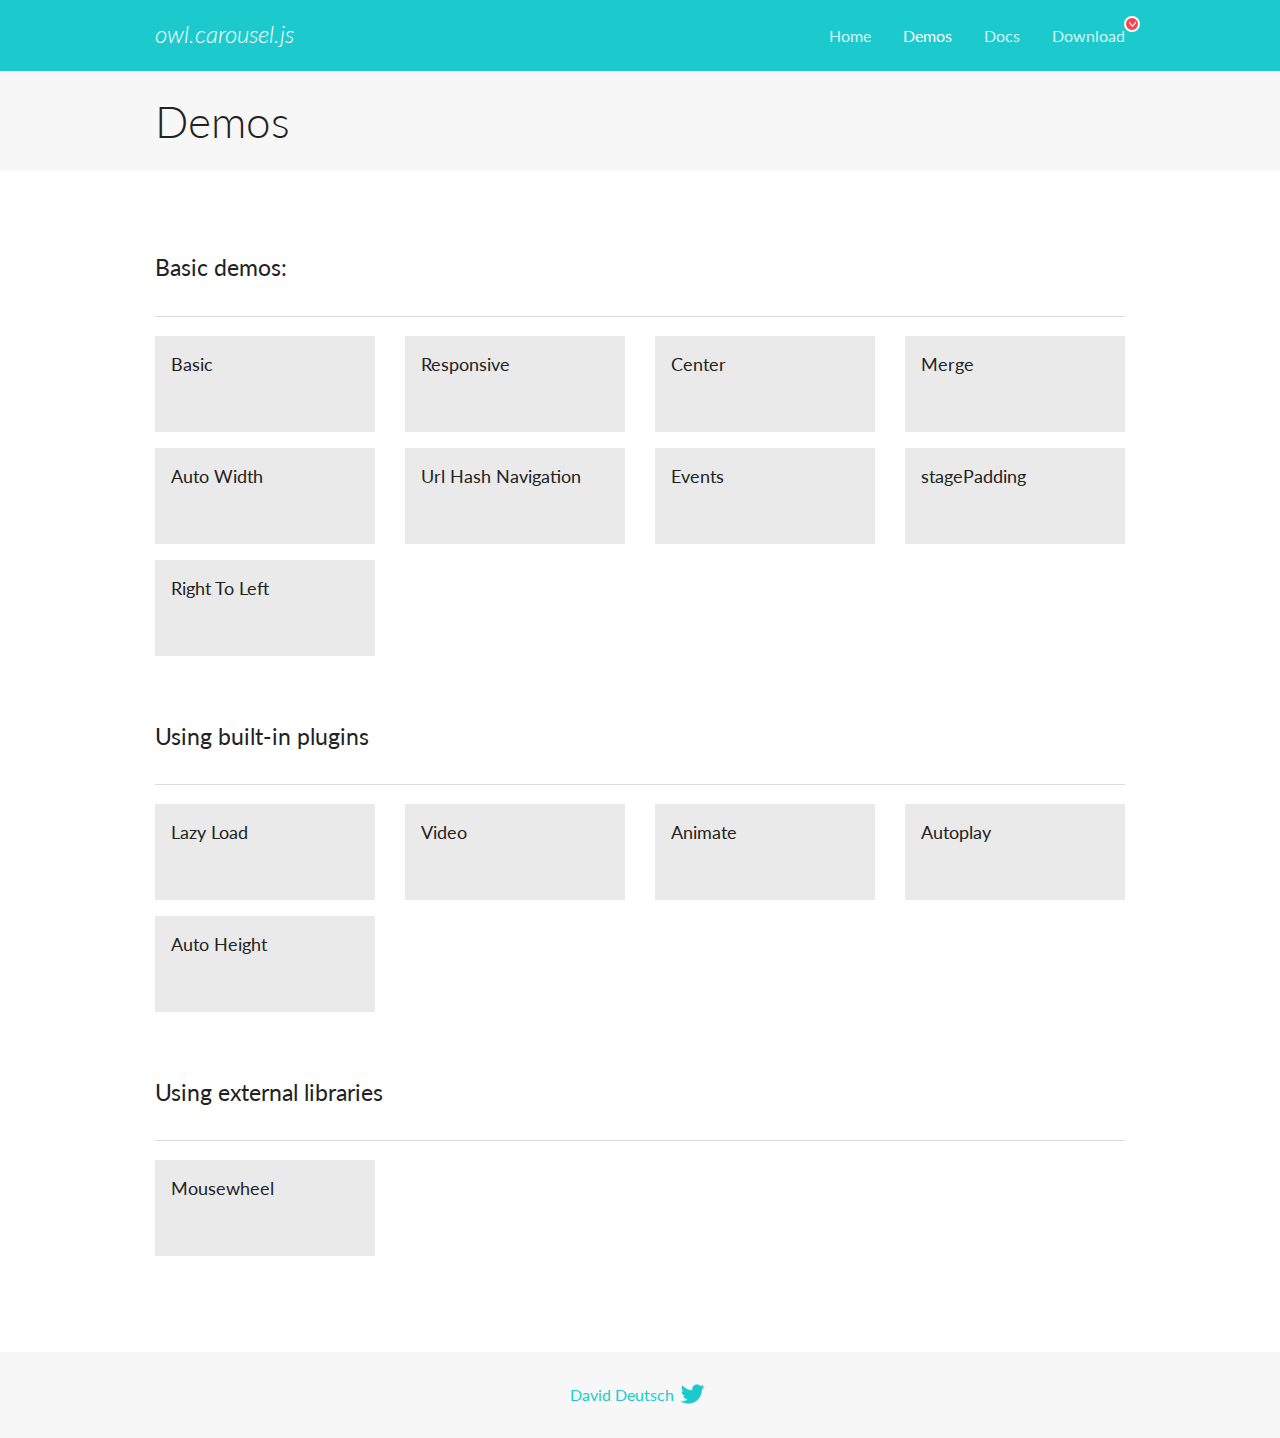
<file: js/OwlCarousel2-2.3.4/docs/demos/demos.html>
<!DOCTYPE html>
<html lang="en">
  <head>

    <!-- head -->
    <meta charset="utf-8">
    <meta name="msapplication-tap-highlight" content="no" />
    <meta name="viewport" content="width=device-width, initial-scale=1.0" />
    <meta name="description" content="A list of Owl Carousel examples.">
    <meta name="author" content="David Deutsch">
    <title>
      Demos | Owl Carousel | 2.3.4
    </title>

    <!-- Stylesheets -->
    <link href='https://fonts.googleapis.com/css?family=Lato:300,400,700,400italic,300italic' rel='stylesheet' type='text/css'>
    <link rel="stylesheet" href="../assets/css/docs.theme.min.css">

    <!-- Owl Stylesheets -->
    <link rel="stylesheet" href="../assets/owlcarousel/assets/owl.carousel.min.css">
    <link rel="stylesheet" href="../assets/owlcarousel/assets/owl.theme.default.min.css">

    <!-- HTML5 shim and Respond.js IE8 support of HTML5 elements and media queries -->

    <!--[if lt IE 9]>
      <script src="https://oss.maxcdn.com/libs/html5shiv/3.7.0/html5shiv.js"></script>
      <script src="https://oss.maxcdn.com/libs/respond.js/1.3.0/respond.min.js"></script>
    <![endif]-->

    <!-- Favicons -->
    <link rel="apple-touch-icon-precomposed" sizes="144x144" href="../assets/ico/apple-touch-icon-144-precomposed.png">
    <link rel="shortcut icon" href="../assets/ico/favicon.png">
    <link rel="shortcut icon" href="favicon.ico">

    <!-- Yeah i know js should not be in header. Its required for demos.-->

    <!-- javascript -->
    <script src="../assets/vendors/jquery.min.js"></script>
    <script src="../assets/owlcarousel/owl.carousel.js"></script>
  </head>
  <body>

    <!-- header -->
    <header class="header">
      <div class="row">
        <div class="large-12 columns">
          <div class="brand left">
            <h3>
              <a href="/OwlCarousel2/">owl.carousel.js</a> 
            </h3>
          </div>
          <a id="toggle-nav" class="right">
            <span></span> <span></span> <span></span> 
          </a> 
          <div class="nav-bar">
            <ul class="clearfix">
              <li> <a href="/OwlCarousel2/index.html">Home</a>  </li>
              <li class="active">
                <a href="/OwlCarousel2/demos/demos.html">Demos</a> 
              </li>
              <li> <a href="/OwlCarousel2/docs/started-welcome.html">Docs</a>  </li>
              <li>
                <a href="https://github.com/OwlCarousel2/OwlCarousel2/archive/2.3.4.zip">Download</a> 
                <span class="download"></span> 
              </li>
            </ul>
          </div>
        </div>
      </div>
    </header>

    <!-- title -->
    <section class="title">
      <div class="row">
        <div class="large-12 columns">
          <h1>Demos</h1>
        </div>
      </div>
    </section>

    <!--  Demos -->
    <section id="demos">
      <div class="row">
        <div class="large-12 columns">
          <h4 id="basic-demos-">Basic demos:</h4>
          <hr>
          <div class="demo-list">
            <div class="row">
              <div class="small-6 medium-4 large-3 columns">
                <a href="basic.html" class="demo-block">
                  <h5>Basic </h5>
                </a> 
              </div>
              <div class="small-6 medium-4 large-3 columns">
                <a href="responsive.html" class="demo-block">
                  <h5>Responsive </h5>
                </a> 
              </div>
              <div class="small-6 medium-4 large-3 columns">
                <a href="center.html" class="demo-block">
                  <h5>Center </h5>
                </a> 
              </div>
              <div class="small-6 medium-4 large-3 columns">
                <a href="merge.html" class="demo-block">
                  <h5>Merge </h5>
                </a> 
              </div>
              <div class="small-6 medium-4 large-3 columns">
                <a href="autowidth.html" class="demo-block">
                  <h5>Auto Width </h5>
                </a> 
              </div>
              <div class="small-6 medium-4 large-3 columns">
                <a href="urlhashnav.html" class="demo-block">
                  <h5>Url Hash Navigation </h5>
                </a> 
              </div>
              <div class="small-6 medium-4 large-3 columns">
                <a href="events.html" class="demo-block">
                  <h5>Events </h5>
                </a> 
              </div>
              <div class="small-6 medium-4 large-3 columns">
                <a href="stagepadding.html" class="demo-block">
                  <h5>stagePadding </h5>
                </a> 
              </div>
              <div class="small-6 medium-4 large-3 columns">
                <a href="rtl.html" class="demo-block">
                  <h5>Right To Left </h5>
                </a> 
              </div>
            </div>
          </div>
          <h4 id="using-built-in-plugins">Using built-in plugins</h4>
          <hr>
          <div class="demo-list">
            <div class="row">
              <div class="small-6 medium-4 large-3 columns">
                <a href="lazyLoad.html" class="demo-block">
                  <h5>Lazy Load </h5>
                </a> 
              </div>
              <div class="small-6 medium-4 large-3 columns">
                <a href="video.html" class="demo-block">
                  <h5>Video </h5>
                </a> 
              </div>
              <div class="small-6 medium-4 large-3 columns">
                <a href="animate.html" class="demo-block">
                  <h5>Animate </h5>
                </a> 
              </div>
              <div class="small-6 medium-4 large-3 columns">
                <a href="autoplay.html" class="demo-block">
                  <h5>Autoplay </h5>
                </a> 
              </div>
              <div class="small-6 medium-4 large-3 columns">
                <a href="autoheight.html" class="demo-block">
                  <h5>Auto Height </h5>
                </a> 
              </div>
            </div>
          </div>
          <h4 id="using-external-libraries">Using external libraries</h4>
          <hr>
          <div class="demo-list">
            <div class="row">
              <div class="small-6 medium-4 large-3 columns">
                <a href="mousewheel.html" class="demo-block">
                  <h5>Mousewheel </h5>
                </a> 
              </div>
            </div>
          </div>
        </div>
      </div>
    </section>

    <!-- footer -->
    <footer class="footer">
      <div class="row">
        <div class="large-12 columns">
          <h5>
            <a href="/OwlCarousel2/docs/support-contact.html">David Deutsch</a> 
            <a id="custom-tweet-button" href="https://twitter.com/share?url=https://github.com/OwlCarousel2/OwlCarousel2&text=Owl Carousel - This is so awesome! " target="_blank"></a> 
          </h5>
        </div>
      </div>
    </footer>

    <!-- vendors -->
    <script src="../assets/vendors/highlight.js"></script>
    <script src="../assets/js/app.js"></script>
  </body>
</html>
</file>
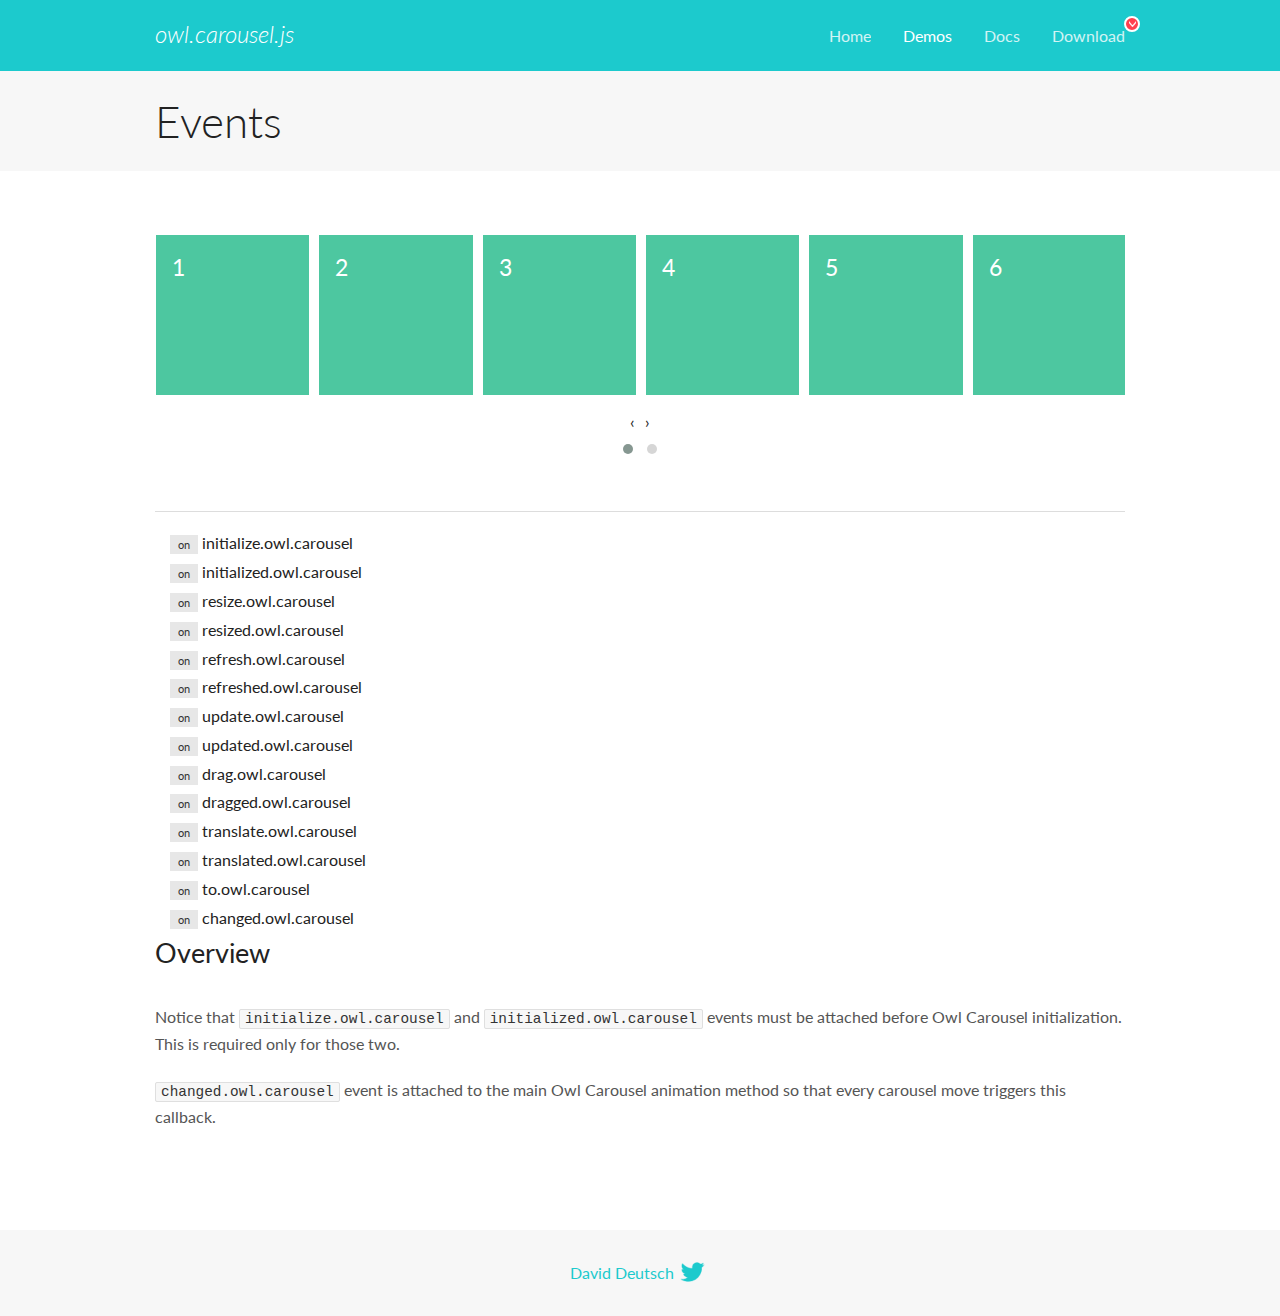
<file: js/OwlCarousel2-2.3.4/docs/demos/events.html>
<!DOCTYPE html>
<html lang="en">
  <head>

    <!-- head -->
    <meta charset="utf-8">
    <meta name="msapplication-tap-highlight" content="no" />
    <meta name="viewport" content="width=device-width, initial-scale=1.0" />
    <meta name="description" content="Events usage demo">
    <meta name="author" content="David Deutsch">
    <title>
      Events Demo | Owl Carousel | 2.3.4
    </title>

    <!-- Stylesheets -->
    <link href='https://fonts.googleapis.com/css?family=Lato:300,400,700,400italic,300italic' rel='stylesheet' type='text/css'>
    <link rel="stylesheet" href="../assets/css/docs.theme.min.css">

    <!-- Owl Stylesheets -->
    <link rel="stylesheet" href="../assets/owlcarousel/assets/owl.carousel.min.css">
    <link rel="stylesheet" href="../assets/owlcarousel/assets/owl.theme.default.min.css">

    <!-- HTML5 shim and Respond.js IE8 support of HTML5 elements and media queries -->

    <!--[if lt IE 9]>
      <script src="https://oss.maxcdn.com/libs/html5shiv/3.7.0/html5shiv.js"></script>
      <script src="https://oss.maxcdn.com/libs/respond.js/1.3.0/respond.min.js"></script>
    <![endif]-->

    <!-- Favicons -->
    <link rel="apple-touch-icon-precomposed" sizes="144x144" href="../assets/ico/apple-touch-icon-144-precomposed.png">
    <link rel="shortcut icon" href="../assets/ico/favicon.png">
    <link rel="shortcut icon" href="favicon.ico">

    <!-- Yeah i know js should not be in header. Its required for demos.-->

    <!-- javascript -->
    <script src="../assets/vendors/jquery.min.js"></script>
    <script src="../assets/owlcarousel/owl.carousel.js"></script>
  </head>
  <body>

    <!-- header -->
    <header class="header">
      <div class="row">
        <div class="large-12 columns">
          <div class="brand left">
            <h3>
              <a href="/OwlCarousel2/">owl.carousel.js</a> 
            </h3>
          </div>
          <a id="toggle-nav" class="right">
            <span></span> <span></span> <span></span> 
          </a> 
          <div class="nav-bar">
            <ul class="clearfix">
              <li> <a href="/OwlCarousel2/index.html">Home</a>  </li>
              <li class="active">
                <a href="/OwlCarousel2/demos/demos.html">Demos</a> 
              </li>
              <li> <a href="/OwlCarousel2/docs/started-welcome.html">Docs</a>  </li>
              <li>
                <a href="https://github.com/OwlCarousel2/OwlCarousel2/archive/2.3.4.zip">Download</a> 
                <span class="download"></span> 
              </li>
            </ul>
          </div>
        </div>
      </div>
    </header>

    <!-- title -->
    <section class="title">
      <div class="row">
        <div class="large-12 columns">
          <h1>Events</h1>
        </div>
      </div>
    </section>

    <!--  Demos -->
    <section id="demos">
      <div class="row">
        <div class="large-12 columns">
          <div class="owl-carousel owl-theme">
            <div class="item">
              <h4>1</h4>
            </div>
            <div class="item">
              <h4>2</h4>
            </div>
            <div class="item">
              <h4>3</h4>
            </div>
            <div class="item">
              <h4>4</h4>
            </div>
            <div class="item">
              <h4>5</h4>
            </div>
            <div class="item">
              <h4>6</h4>
            </div>
            <div class="item">
              <h4>7</h4>
            </div>
            <div class="item">
              <h4>8</h4>
            </div>
            <div class="item">
              <h4>9</h4>
            </div>
            <div class="item">
              <h4>10</h4>
            </div>
            <div class="item">
              <h4>11</h4>
            </div>
            <div class="item">
              <h4>12</h4>
            </div>
          </div>
          <hr>
          <div class="large-12 columns callbacks">
            <div><span class="label secondary initialize">on</span>  initialize.owl.carousel </div>
            <div><span class="label secondary initialized">on</span>  initialized.owl.carousel </div>
            <div><span class="label secondary resize">on</span>  resize.owl.carousel </div>
            <div><span class="label secondary resized">on</span>  resized.owl.carousel </div>
            <div><span class="label secondary refresh">on</span>  refresh.owl.carousel </div>
            <div><span class="label secondary refreshed">on</span>  refreshed.owl.carousel </div>
            <div><span class="label secondary update">on</span>  update.owl.carousel </div>
            <div><span class="label secondary updated">on</span>  updated.owl.carousel </div>
            <div><span class="label secondary drag">on</span>  drag.owl.carousel </div>
            <div><span class="label secondary dragged">on</span>  dragged.owl.carousel </div>
            <div><span class="label secondary translate">on</span>  translate.owl.carousel </div>
            <div><span class="label secondary translated">on</span>  translated.owl.carousel </div>
            <div><span class="label secondary to">on</span>  to.owl.carousel </div>
            <div><span class="label secondary changed">on</span>  changed.owl.carousel </div>
          </div>
          <h3 id="overview">Overview</h3>
          <p>Notice that <code>initialize.owl.carousel</code> and <code>initialized.owl.carousel</code> events must be attached before Owl Carousel initialization. This is required only for those two.</p>
          <p><code>changed.owl.carousel</code> event is attached to the main Owl Carousel animation method so that every carousel move triggers this callback.</p>
          <script>
            jQuery(document).ready(function($) {
              var owl = $('.owl-carousel');
              owl.on('initialize.owl.carousel initialized.owl.carousel ' +
                'initialize.owl.carousel initialize.owl.carousel ' +
                'resize.owl.carousel resized.owl.carousel ' +
                'refresh.owl.carousel refreshed.owl.carousel ' +
                'update.owl.carousel updated.owl.carousel ' +
                'drag.owl.carousel dragged.owl.carousel ' +
                'translate.owl.carousel translated.owl.carousel ' +
                'to.owl.carousel changed.owl.carousel',
                function(e) {
                  $('.' + e.type)
                    .removeClass('secondary')
                    .addClass('success');
                  window.setTimeout(function() {
                    $('.' + e.type)
                      .removeClass('success')
                      .addClass('secondary');
                  }, 500);
                });
              owl.owlCarousel({
                loop: true,
                nav: true,
                lazyLoad: true,
                margin: 10,
                video: true,
                responsive: {
                  0: {
                    items: 1
                  },
                  600: {
                    items: 3
                  },
                  960: {
                    items: 5,
                  },
                  1200: {
                    items: 6
                  }
                }
              });
            });
          </script>
        </div>
      </div>
    </section>

    <!-- footer -->
    <footer class="footer">
      <div class="row">
        <div class="large-12 columns">
          <h5>
            <a href="/OwlCarousel2/docs/support-contact.html">David Deutsch</a> 
            <a id="custom-tweet-button" href="https://twitter.com/share?url=https://github.com/OwlCarousel2/OwlCarousel2&text=Owl Carousel - This is so awesome! " target="_blank"></a> 
          </h5>
        </div>
      </div>
    </footer>

    <!-- vendors -->
    <script src="../assets/vendors/highlight.js"></script>
    <script src="../assets/js/app.js"></script>
  </body>
</html>
</file>
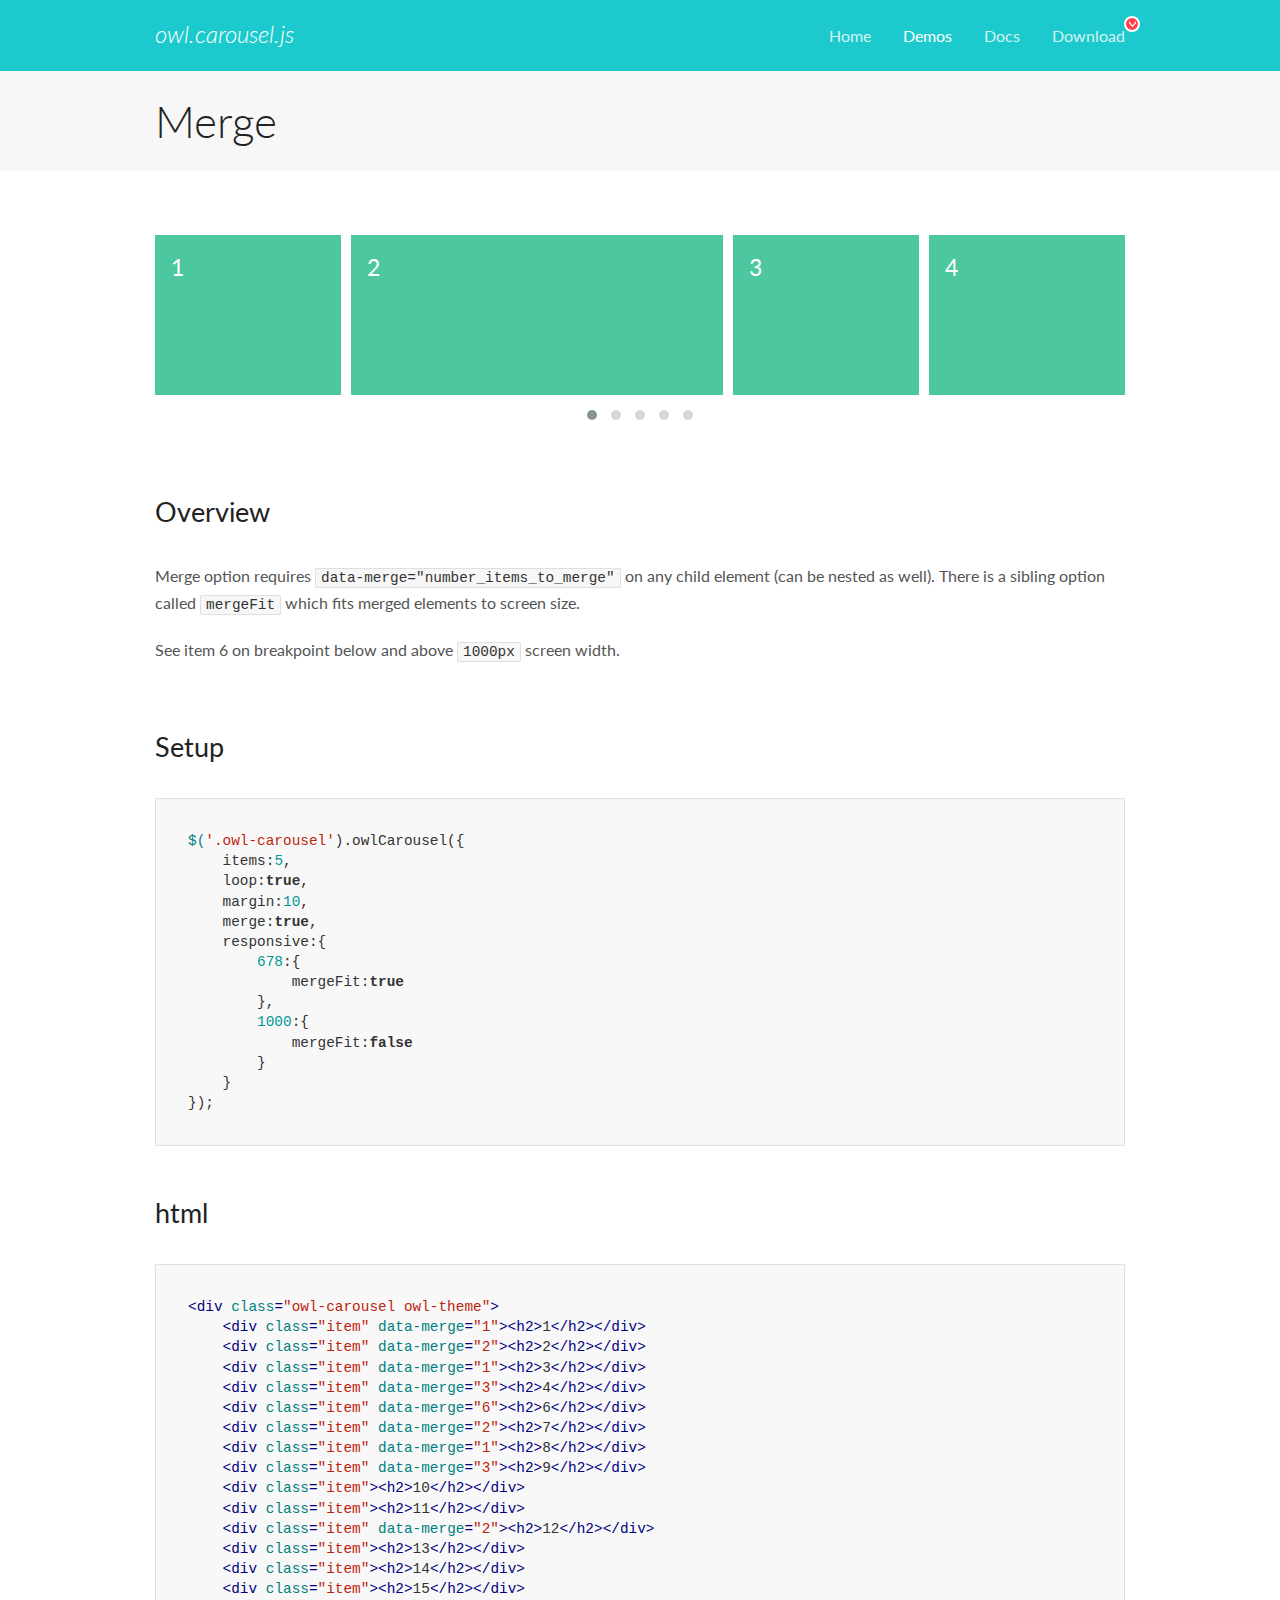
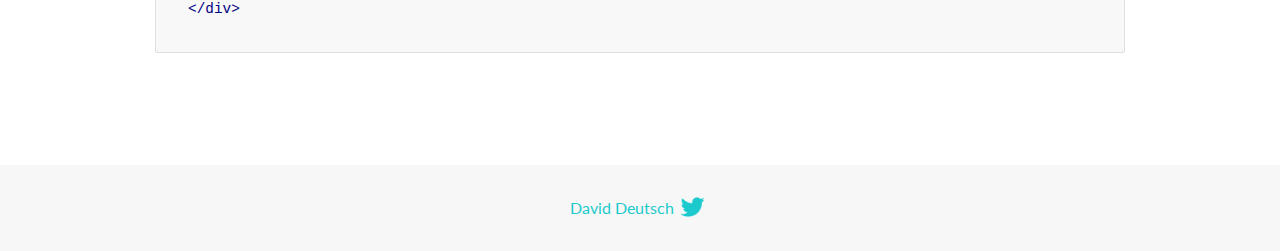
<file: js/OwlCarousel2-2.3.4/docs/demos/merge.html>
<!DOCTYPE html>
<html lang="en">
  <head>

    <!-- head -->
    <meta charset="utf-8">
    <meta name="msapplication-tap-highlight" content="no" />
    <meta name="viewport" content="width=device-width, initial-scale=1.0" />
    <meta name="description" content="Merge Items">
    <meta name="author" content="David Deutsch">
    <title>
      Merge Demo | Owl Carousel | 2.3.4
    </title>

    <!-- Stylesheets -->
    <link href='https://fonts.googleapis.com/css?family=Lato:300,400,700,400italic,300italic' rel='stylesheet' type='text/css'>
    <link rel="stylesheet" href="../assets/css/docs.theme.min.css">

    <!-- Owl Stylesheets -->
    <link rel="stylesheet" href="../assets/owlcarousel/assets/owl.carousel.min.css">
    <link rel="stylesheet" href="../assets/owlcarousel/assets/owl.theme.default.min.css">

    <!-- HTML5 shim and Respond.js IE8 support of HTML5 elements and media queries -->

    <!--[if lt IE 9]>
      <script src="https://oss.maxcdn.com/libs/html5shiv/3.7.0/html5shiv.js"></script>
      <script src="https://oss.maxcdn.com/libs/respond.js/1.3.0/respond.min.js"></script>
    <![endif]-->

    <!-- Favicons -->
    <link rel="apple-touch-icon-precomposed" sizes="144x144" href="../assets/ico/apple-touch-icon-144-precomposed.png">
    <link rel="shortcut icon" href="../assets/ico/favicon.png">
    <link rel="shortcut icon" href="favicon.ico">

    <!-- Yeah i know js should not be in header. Its required for demos.-->

    <!-- javascript -->
    <script src="../assets/vendors/jquery.min.js"></script>
    <script src="../assets/owlcarousel/owl.carousel.js"></script>
  </head>
  <body>

    <!-- header -->
    <header class="header">
      <div class="row">
        <div class="large-12 columns">
          <div class="brand left">
            <h3>
              <a href="/OwlCarousel2/">owl.carousel.js</a> 
            </h3>
          </div>
          <a id="toggle-nav" class="right">
            <span></span> <span></span> <span></span> 
          </a> 
          <div class="nav-bar">
            <ul class="clearfix">
              <li> <a href="/OwlCarousel2/index.html">Home</a>  </li>
              <li class="active">
                <a href="/OwlCarousel2/demos/demos.html">Demos</a> 
              </li>
              <li> <a href="/OwlCarousel2/docs/started-welcome.html">Docs</a>  </li>
              <li>
                <a href="https://github.com/OwlCarousel2/OwlCarousel2/archive/2.3.4.zip">Download</a> 
                <span class="download"></span> 
              </li>
            </ul>
          </div>
        </div>
      </div>
    </header>

    <!-- title -->
    <section class="title">
      <div class="row">
        <div class="large-12 columns">
          <h1>Merge</h1>
        </div>
      </div>
    </section>

    <!--  Demos -->
    <section id="demos">
      <div class="row">
        <div class="large-12 columns">
          <div class="owl-carousel owl-theme">
            <div class="item" data-merge="1">
              <h4>1</h4>
            </div>
            <div class="item" data-merge="2">
              <h4>2</h4>
            </div>
            <div class="item" data-merge="1">
              <h4>3</h4>
            </div>
            <div class="item" data-merge="3">
              <h4>4</h4>
            </div>
            <div class="item" data-merge="6">
              <h4>6</h4>
            </div>
            <div class="item" data-merge="2">
              <h4>7</h4>
            </div>
            <div class="item" data-merge="1">
              <h4>8</h4>
            </div>
            <div class="item" data-merge="3">
              <h4>9</h4>
            </div>
            <div class="item">
              <h4>10</h4>
            </div>
            <div class="item">
              <h4>11</h4>
            </div>
            <div class="item" data-merge="2">
              <h4>12</h4>
            </div>
            <div class="item">
              <h4>13</h4>
            </div>
            <div class="item">
              <h4>14</h4>
            </div>
            <div class="item">
              <h4>15</h4>
            </div>
          </div>
          <h3 id="overview">Overview</h3>
          <p>Merge option requires <code>data-merge=&quot;number_items_to_merge&quot;</code> on any child element (can be nested as well). There is a sibling option called <code>mergeFit</code> which fits merged elements to screen size. </p>
          <p>See item 6 on breakpoint below and above <code>1000px</code> screen width.</p>
          <h3 id="setup">Setup</h3>
          <pre><code>$(&#39;.owl-carousel&#39;).owlCarousel({
    items:5,
    loop:true,
    margin:10,
    merge:true,
    responsive:{
        678:{
            mergeFit:true
        },
        1000:{
            mergeFit:false
        }
    }
});</code></pre>
          <h3 id="html">html</h3>
          <pre><code>&lt;div class=&quot;owl-carousel owl-theme&quot;&gt;
    &lt;div class=&quot;item&quot; data-merge=&quot;1&quot;&gt;&lt;h2&gt;1&lt;/h2&gt;&lt;/div&gt;
    &lt;div class=&quot;item&quot; data-merge=&quot;2&quot;&gt;&lt;h2&gt;2&lt;/h2&gt;&lt;/div&gt;
    &lt;div class=&quot;item&quot; data-merge=&quot;1&quot;&gt;&lt;h2&gt;3&lt;/h2&gt;&lt;/div&gt;
    &lt;div class=&quot;item&quot; data-merge=&quot;3&quot;&gt;&lt;h2&gt;4&lt;/h2&gt;&lt;/div&gt;
    &lt;div class=&quot;item&quot; data-merge=&quot;6&quot;&gt;&lt;h2&gt;6&lt;/h2&gt;&lt;/div&gt;
    &lt;div class=&quot;item&quot; data-merge=&quot;2&quot;&gt;&lt;h2&gt;7&lt;/h2&gt;&lt;/div&gt;
    &lt;div class=&quot;item&quot; data-merge=&quot;1&quot;&gt;&lt;h2&gt;8&lt;/h2&gt;&lt;/div&gt;
    &lt;div class=&quot;item&quot; data-merge=&quot;3&quot;&gt;&lt;h2&gt;9&lt;/h2&gt;&lt;/div&gt;
    &lt;div class=&quot;item&quot;&gt;&lt;h2&gt;10&lt;/h2&gt;&lt;/div&gt;
    &lt;div class=&quot;item&quot;&gt;&lt;h2&gt;11&lt;/h2&gt;&lt;/div&gt;
    &lt;div class=&quot;item&quot; data-merge=&quot;2&quot;&gt;&lt;h2&gt;12&lt;/h2&gt;&lt;/div&gt;
    &lt;div class=&quot;item&quot;&gt;&lt;h2&gt;13&lt;/h2&gt;&lt;/div&gt;
    &lt;div class=&quot;item&quot;&gt;&lt;h2&gt;14&lt;/h2&gt;&lt;/div&gt;
    &lt;div class=&quot;item&quot;&gt;&lt;h2&gt;15&lt;/h2&gt;&lt;/div&gt;
&lt;/div&gt;</code></pre>
          <script>
            $(document).ready(function() {
              $('.owl-carousel').owlCarousel({
                items: 5,
                loop: true,
                margin: 10,
                merge: true,
                responsive: {
                  678: {
                    mergeFit: true
                  },
                  1000: {
                    mergeFit: false
                  }
                }
              });
            })
          </script>
        </div>
      </div>
    </section>

    <!-- footer -->
    <footer class="footer">
      <div class="row">
        <div class="large-12 columns">
          <h5>
            <a href="/OwlCarousel2/docs/support-contact.html">David Deutsch</a> 
            <a id="custom-tweet-button" href="https://twitter.com/share?url=https://github.com/OwlCarousel2/OwlCarousel2&text=Owl Carousel - This is so awesome! " target="_blank"></a> 
          </h5>
        </div>
      </div>
    </footer>

    <!-- vendors -->
    <script src="../assets/vendors/highlight.js"></script>
    <script src="../assets/js/app.js"></script>
  </body>
</html>
</file>
<file: css/style.css>
/*Item card*/
.item-card {
    margin-top: 1rem;
    margin-bottom: 1rem;
    padding: 0;
    box-shadow: 0 0.1rem 1rem #e3e3e3;
    transition: transform .2s;
    /* line-height: 1.5rem; */
}

.img-container {
    display: flex;
    justify-content: center;
    align-items: center;
    overflow: hidden;
}

.img-container img{
    flex-shrink: 0;
    min-width: 100%;
    min-height: 100%
}

.item-card:hover {
    transform: scale(1.1);
}


.navbar-nav .nav-link {
    font-weight: bold;
}
.navbar-nav .nav-link.active {
    text-decoration: underline;
}

.owl-prev,
.owl-next {
    position: absolute;
    top: 45%;
    transform: translateY(-50%);
    color: white !important;
    background-color: var(--bs-primary) !important;
    border-radius: 50%;
    width: 35px;
    height: 35px;
}

.owl-prev {
    left: 0;
    margin-left: -5%;
}

.owl-next {
    right: 0;
    margin-right: -5%;
}

#search_box {
    border: 1.5px darkgrey solid;
    border-radius: 25px;
    padding: 0.7rem 0rem 0.7rem 3rem;
    background: url("../assets/images/search_icon.png") no-repeat 0.8rem;
    background-size: 20px;
}
</file>
